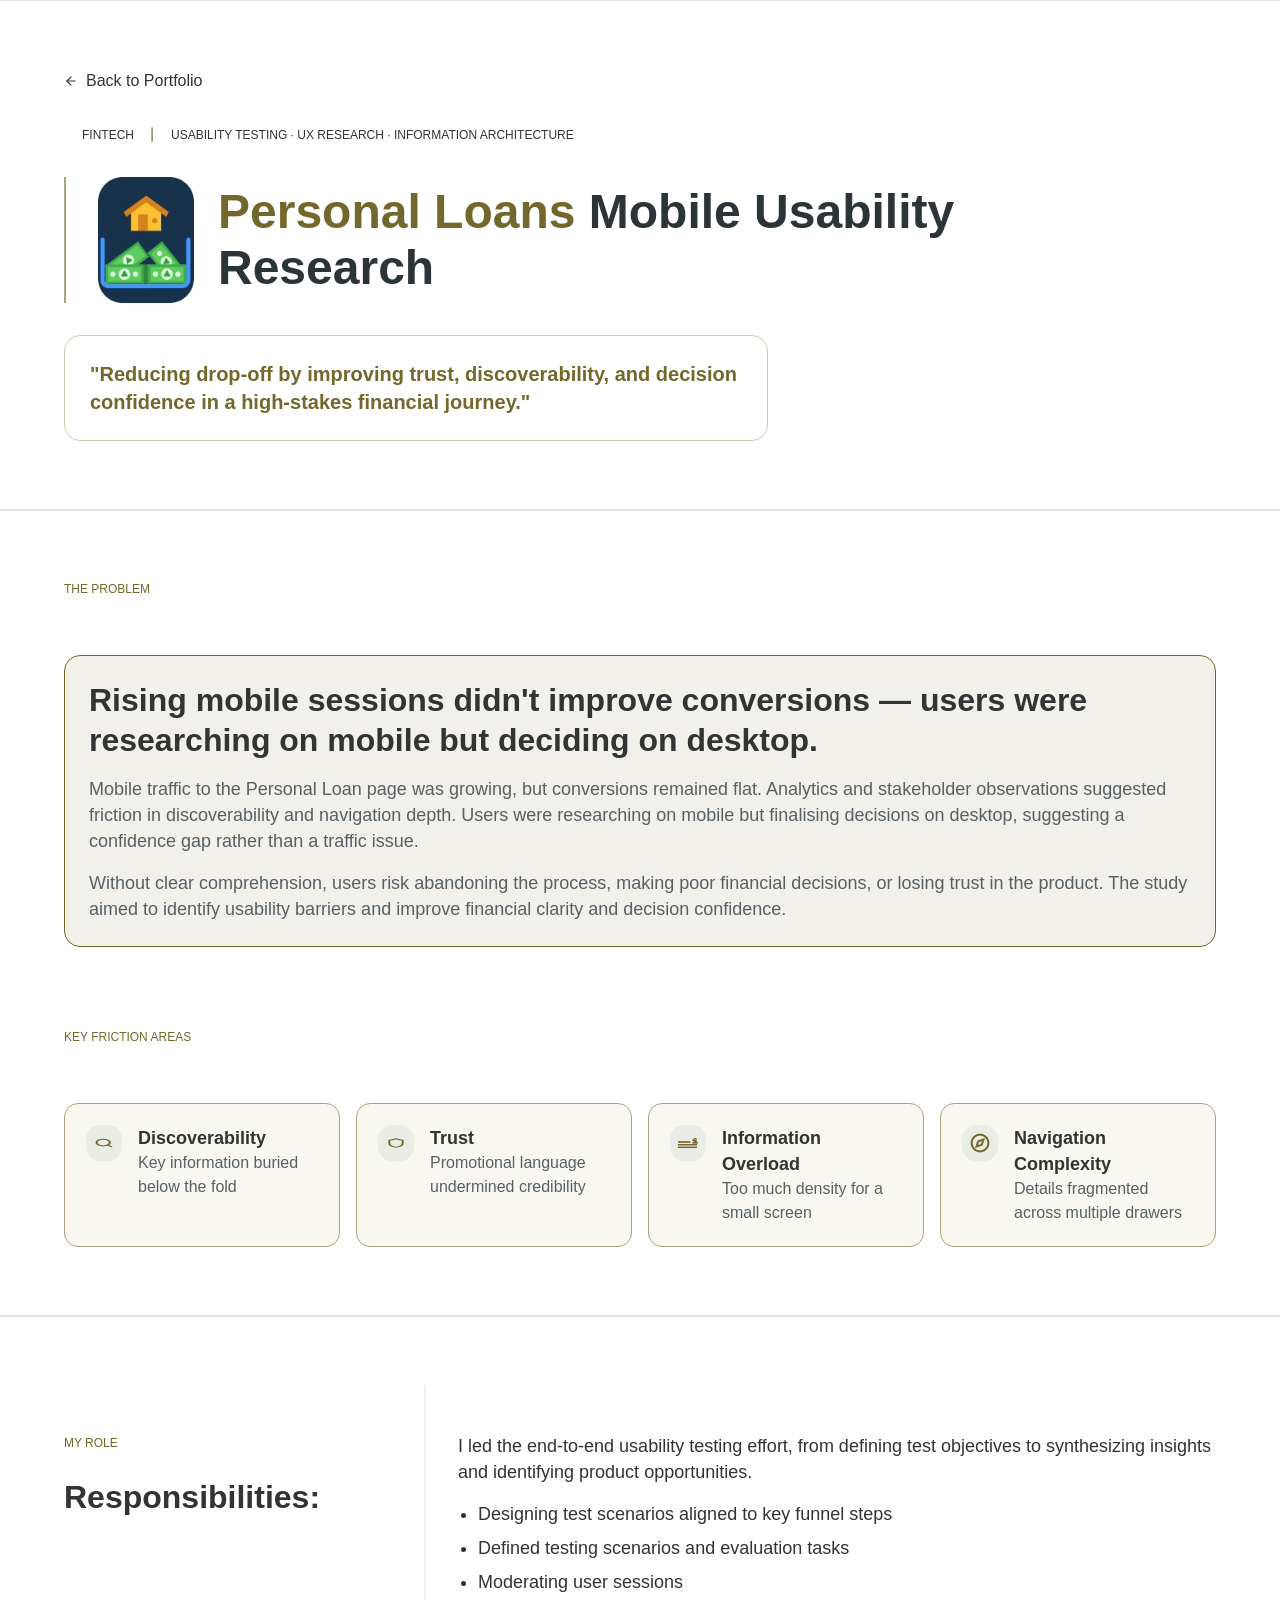
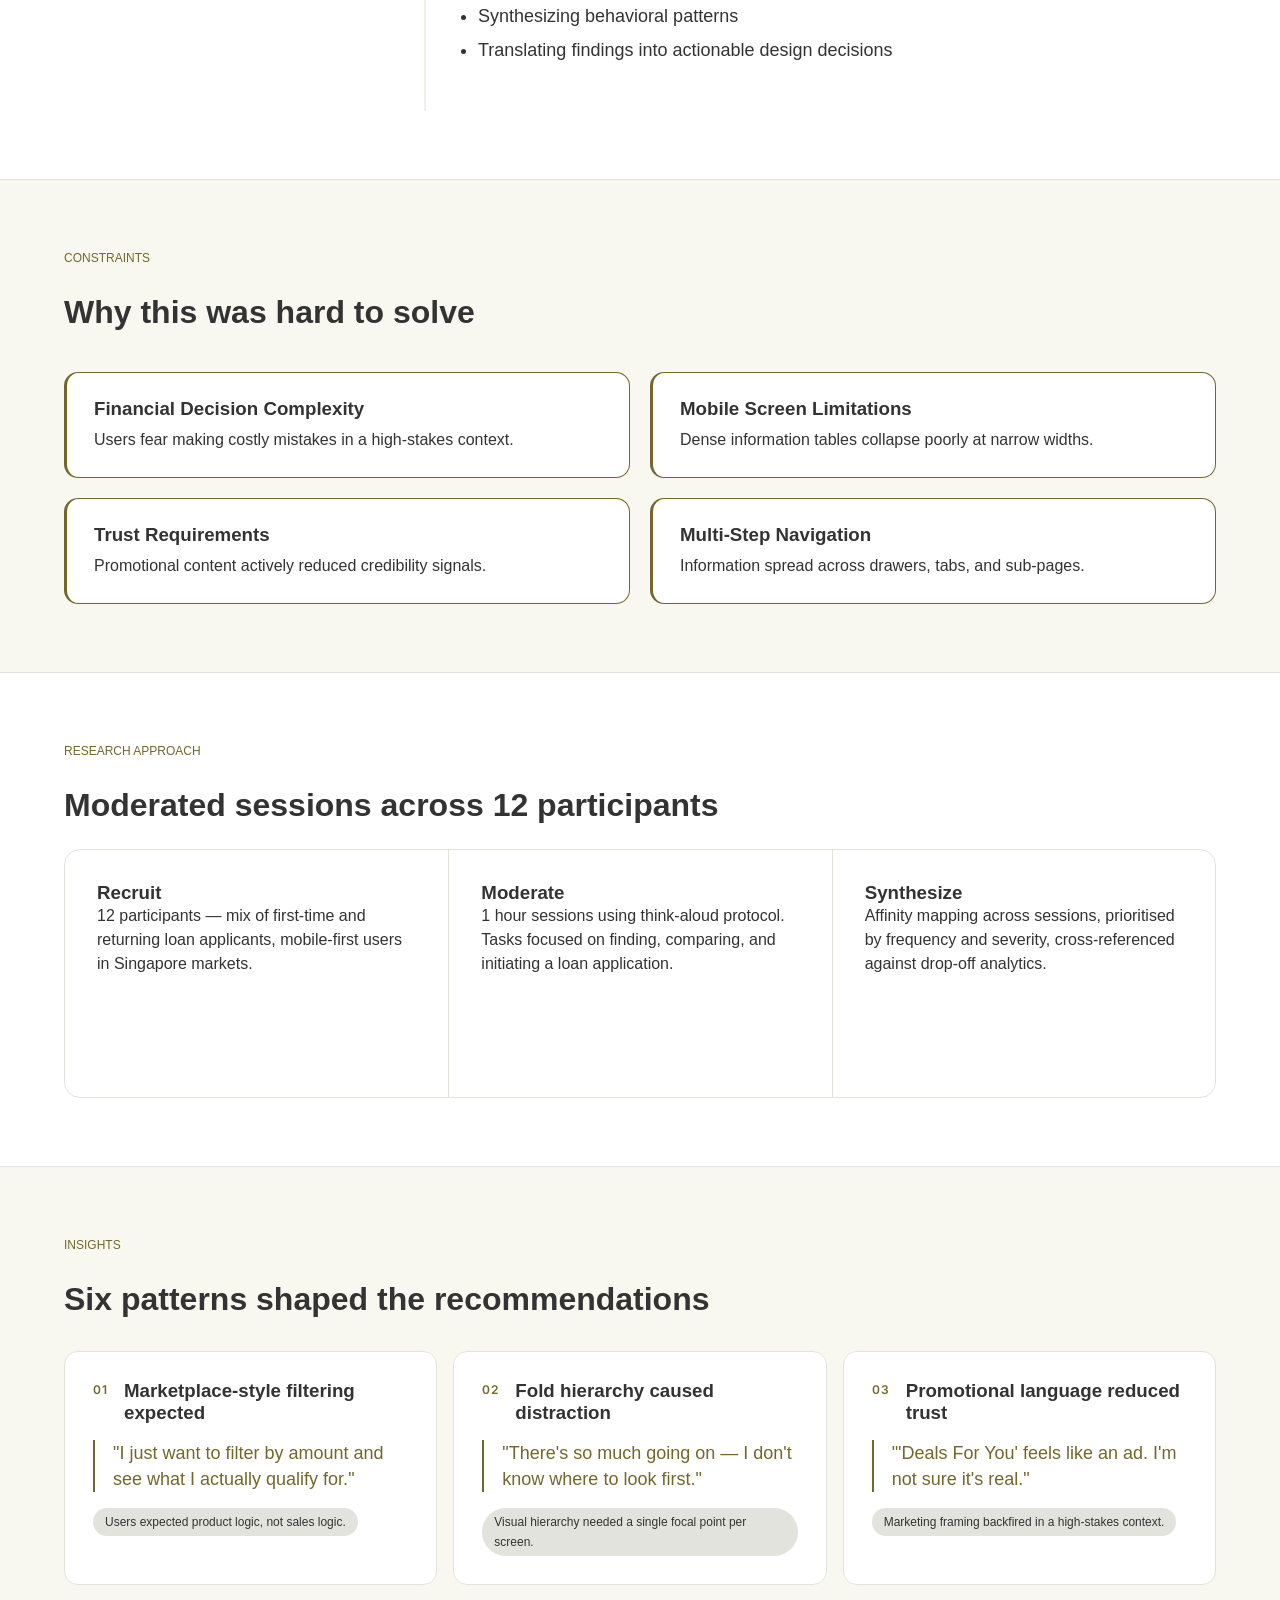
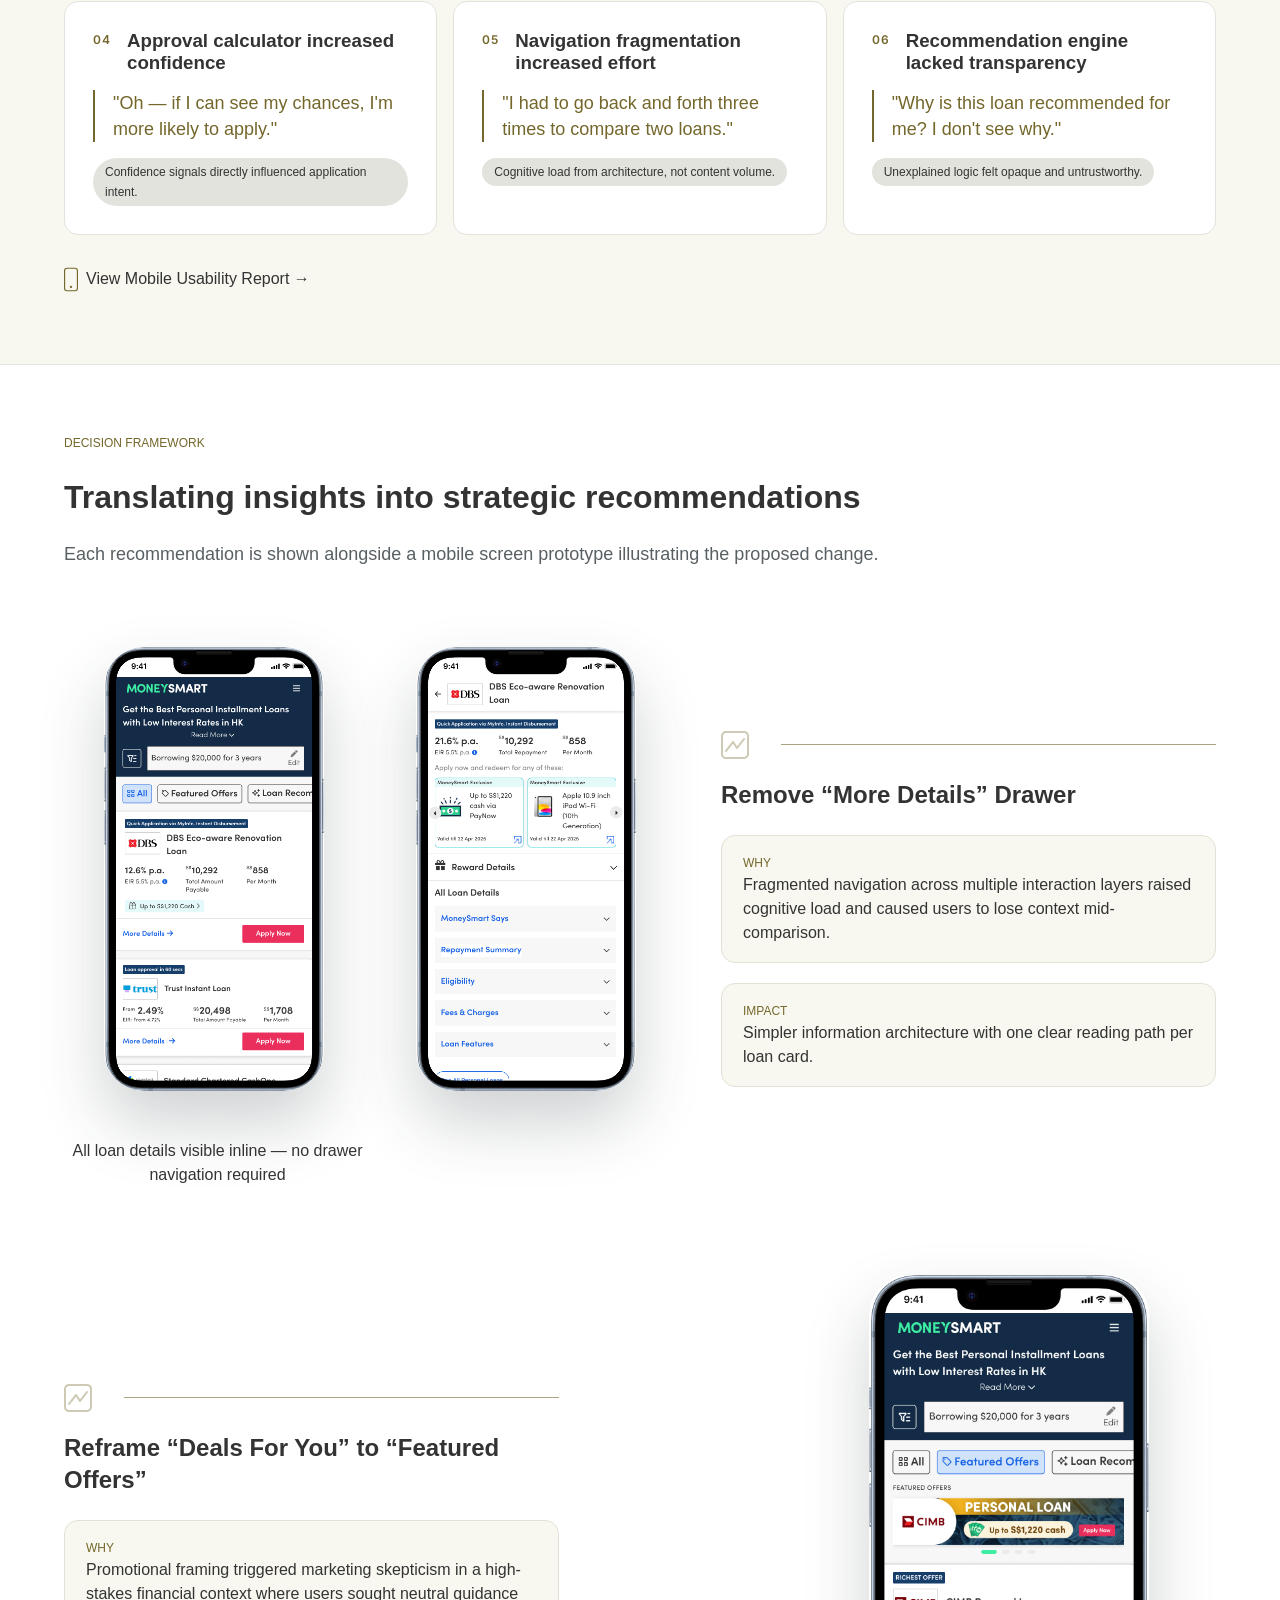
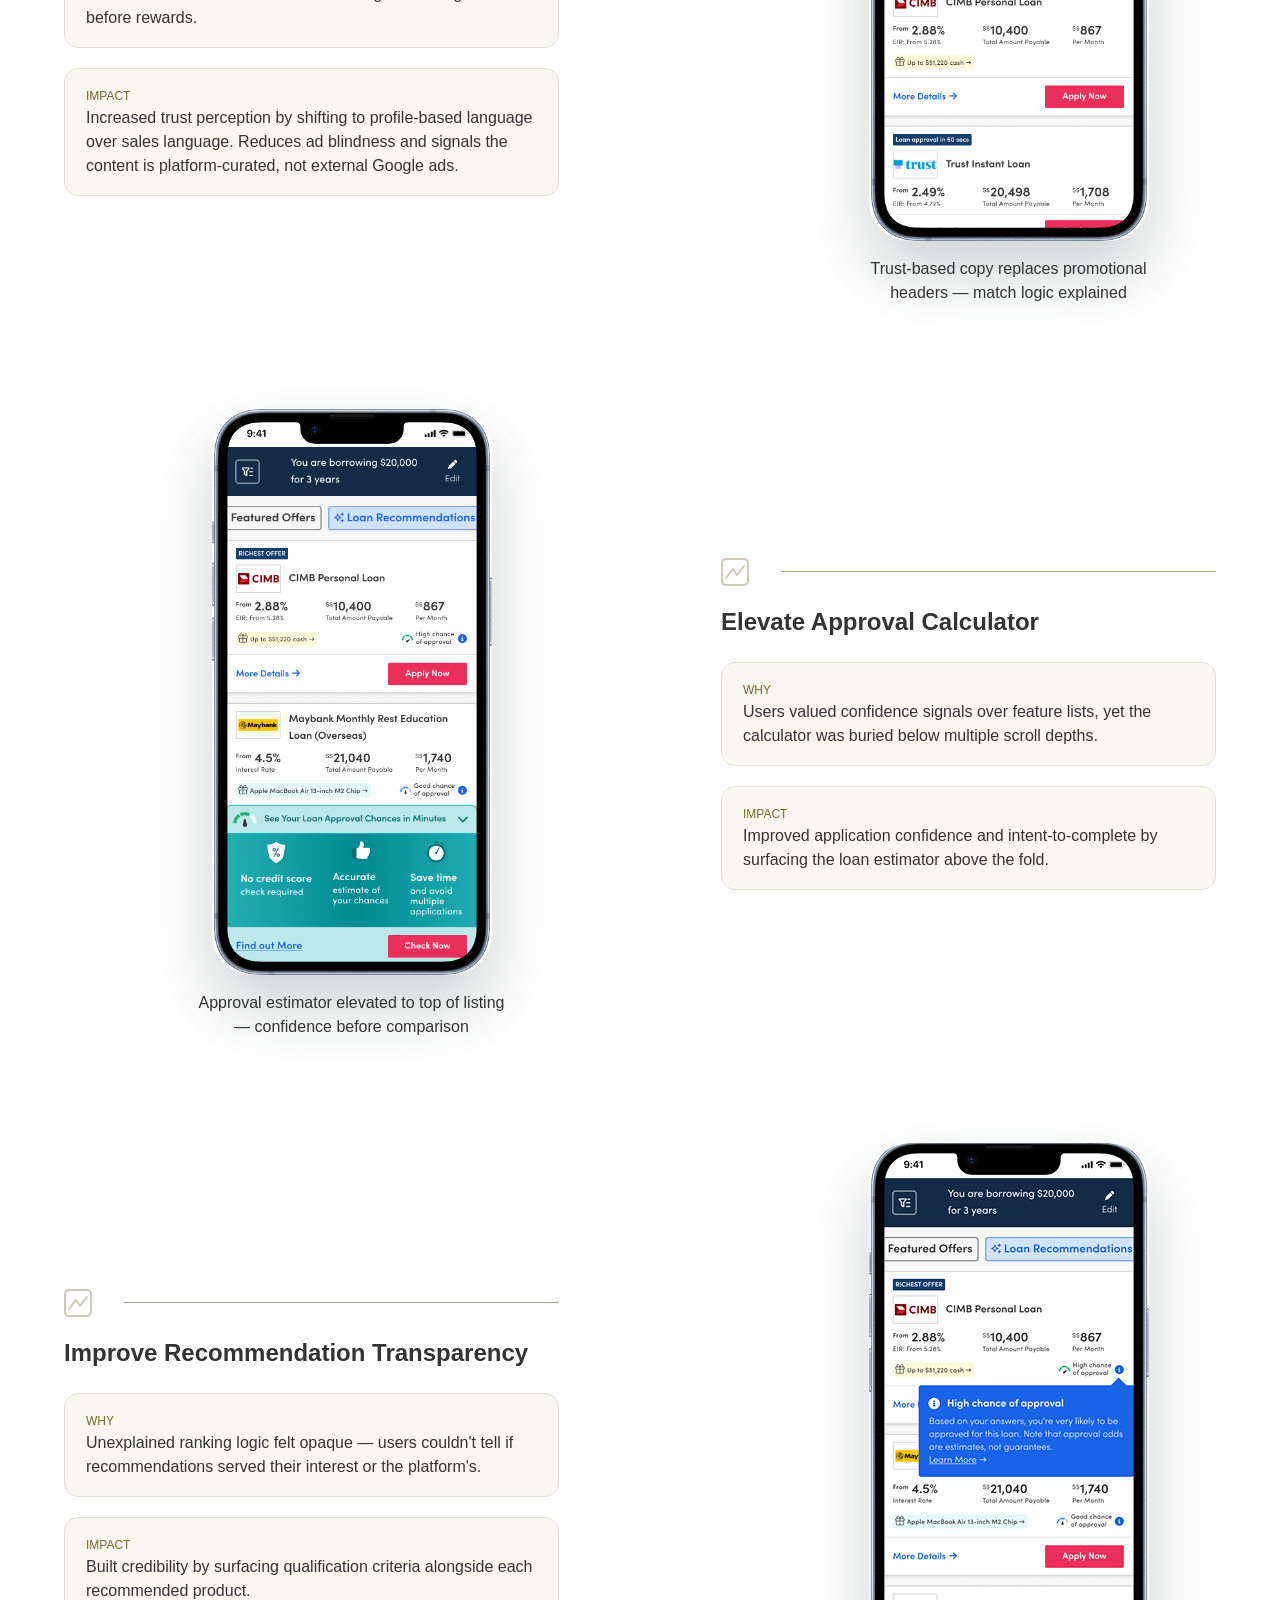
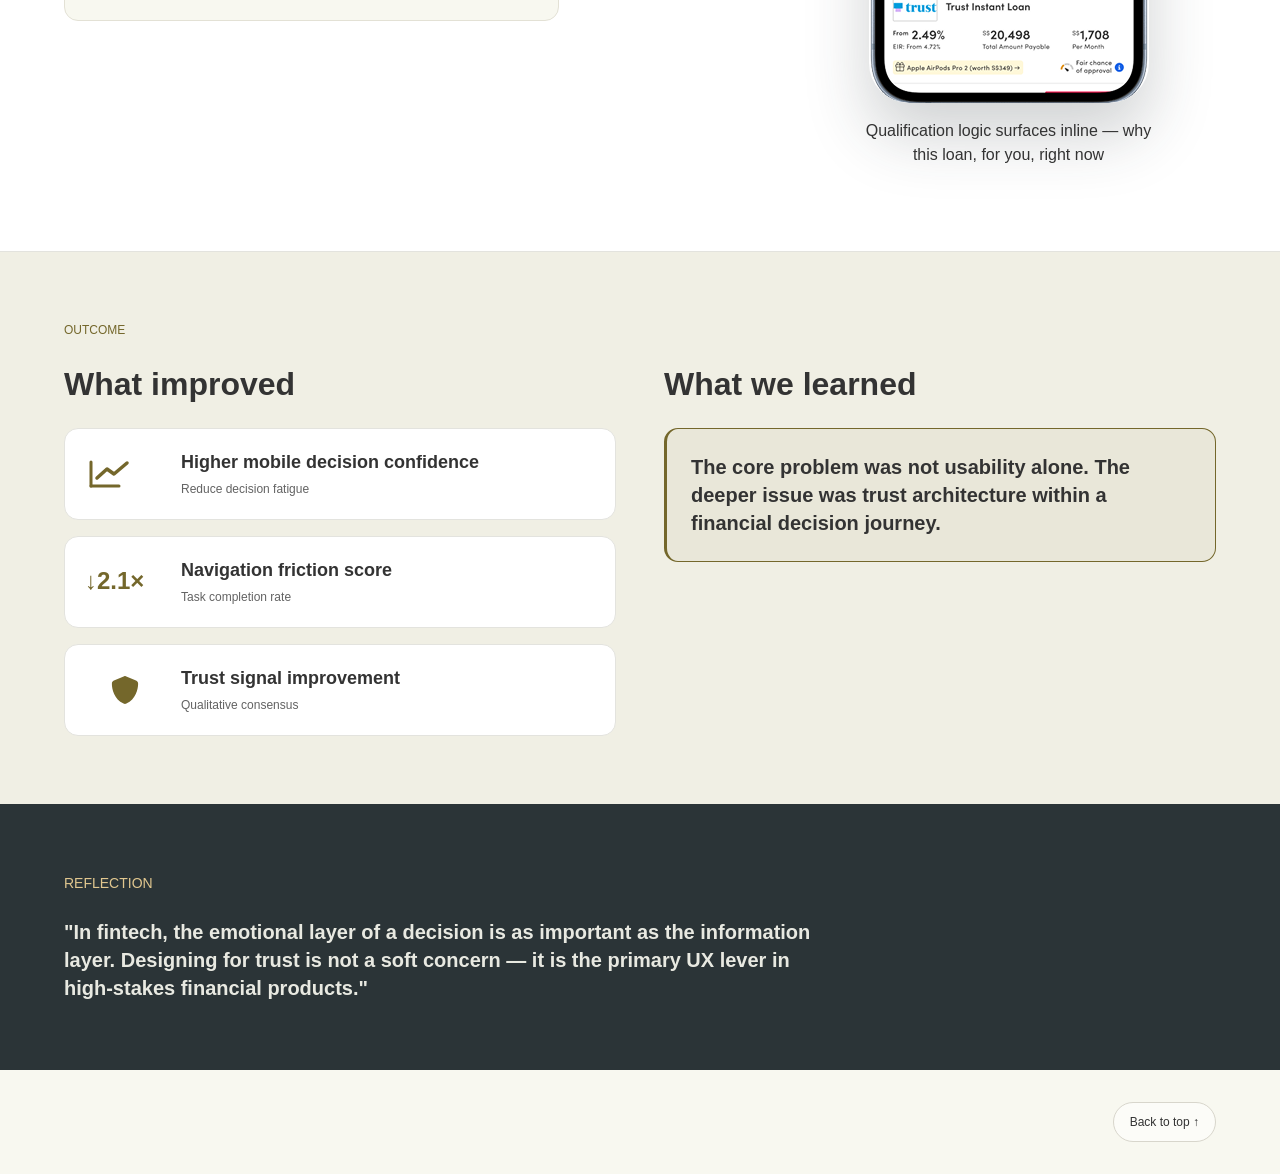
<file: mobile-usability-research.html>
<!DOCTYPE html>
<html lang="en">
<head>
  <meta charset="utf-8" />
  <meta name="viewport" content="width=device-width, initial-scale=1" />
  <title>Personal Loan Mobile Usability Research</title>
  <meta
    name="description"
    content="Case study on improving trust, discoverability, and decision confidence in a mobile personal loan journey through moderated usability research."
  />
  <link rel="preconnect" href="https://fonts.googleapis.com" />
  <link rel="preconnect" href="https://fonts.gstatic.com" crossorigin />
  <link rel="icon" href="./favicon.ico" sizes="any" />
  <link rel="icon" type="image/png" sizes="32x32" href="./figma-assets/favicon/favicon-32.png" />
  <link rel="apple-touch-icon" sizes="180x180" href="./figma-assets/favicon/favicon-180.png" />
  <link
    href="https://fonts.googleapis.com/css2?family=Google+Sans+Flex:opsz,wght@8..144,100..1000&family=Inter:wght@400;500;600&display=swap"
    rel="stylesheet"
  />
  <link rel="stylesheet" href="./styles/tokens.css?v=20260706-pages-cache-bust" />
  <link rel="stylesheet" href="./styles/case-study-typography.css?v=20260706-pages-cache-bust" />
  <link rel="stylesheet" href="./styles/case-study-components.css?v=20260714-approval-score" />
  <style>
    .cs-hero-grid {
      display: flex;
      flex-direction: column;
      gap: 32px;
    }

    .cs-back-link {
      margin-bottom: 0;
    }

    .cs-meta {
      display: flex;
      flex-direction: column;
      gap: var(--cs-space-8);
      margin-bottom: 0;
    }

    .cs-title-block {
      display: flex;
      align-items: center;
      gap: 24px;
      border-left: 2px solid var(--cs-color-border-strong);
      padding-left: 32px;
    }

    .cs-title-block__art {
      width: 96px;
      flex: 0 0 96px;
      padding-top: 0;
    }

    .cs-title-block__art img {
      width: 96px;
    }

    .cs-title {
      max-width: 884px;
    }

    .cs-value-statement {
      width: 100%;
      max-width: 704px;
      margin-top: 0;
      padding: 24px 25px;
    }

    @media (max-width: 767px) {
      .cs-hero-grid {
        gap: 20px;
      }

      .cs-back-link {
        margin-bottom: var(--cs-space-24);
      }

      .cs-meta {
        gap: var(--cs-space-4);
        margin-bottom: 8px;
      }

      .cs-title-block {
        flex-direction: column;
        gap: 14px;
        align-items: start;
        border-left: 0;
        padding-left: 0;
      }

      .cs-title-block__art {
        width: 56px;
        flex-basis: 56px;
      }

      .cs-title-block__art img {
        width: 56px;
      }

      .cs-title {
        max-width: none;
      }

      .cs-value-statement {
        padding: 18px;
      }
    }

    @media (min-width: 768px) {
      .cs-meta {
        flex-direction: row;
        gap: 0;
        padding-inline: 18px;
      }

      .cs-meta p + p {
        position: relative;
        padding-left: 37px;
      }

      .cs-meta p + p::before {
        content: "|";
        position: absolute;
        left: 16px;
        color: var(--cs-color-primary);
        font-family: var(--cs-font-caption);
        font-size: 12px;
        font-weight: var(--cs-weight-medium);
        line-height: 20px;
      }
    }
  </style>
</head>
<body class="case-study-page">
  <main id="top" class="cs-page">
    <section class="cs-section cs-section--surface">
      <div class="cs-shell cs-hero-grid">
        <a class="cs-back-link cs-type-body" href="./index.html#projects">
          <img class="cs-back-link__icon" src="./figma-assets/pl-back-icon.svg" alt="" />
          <span>Back to Portfolio</span>
        </a>

        <div class="cs-meta">
          <p class="cs-type-caption-medium">Fintech</p>
          <p class="cs-type-caption-medium">Usability Testing · UX Research · Information Architecture</p>
        </div>

        <header class="cs-title-block">
          <div class="cs-title-block__art">
            <img src="./figma-assets/pl-hero-loans.png" alt="" />
          </div>
          <h1 class="cs-title cs-type-display">
            <span class="cs-title__accent">Personal Loans</span> Mobile Usability Research
          </h1>
        </header>

        <aside class="cs-value-statement">
          <p class="cs-type-h4">
            "Reducing drop-off by improving trust, discoverability, and decision confidence in a high-stakes financial
            journey."
          </p>
        </aside>
      </div>
    </section>

    <section class="cs-section cs-section--surface">
      <div class="cs-shell cs-problem-grid">
        <p class="cs-section-label cs-type-caption-medium">The Problem</p>

        <article class="cs-problem-card">
          <h2 class="cs-type-h2">
            Rising mobile sessions didn't improve conversions — users were researching on mobile but deciding on
            desktop.
          </h2>
          <div class="cs-problem-card__body cs-type-body-lg">
            <p>
              Mobile traffic to the Personal Loan page was growing, but conversions remained flat. Analytics and
              stakeholder observations suggested friction in discoverability and navigation depth. Users were
              researching on mobile but finalising decisions on desktop, suggesting a confidence gap rather than a
              traffic issue.
            </p>
            <p>
              Without clear comprehension, users risk abandoning the process, making poor financial decisions, or
              losing trust in the product. The study aimed to identify usability barriers and improve financial clarity
              and decision confidence.
            </p>
          </div>
        </article>

        <p class="cs-subsection-label cs-type-caption-medium">Key Friction Areas</p>
        <div class="cs-friction-list">
          <article class="cs-friction-card">
            <div class="cs-friction-card__icon-wrap">
              <img class="cs-friction-card__icon" src="./figma-assets/pl-friction-search.svg" alt="" />
            </div>
            <div>
              <h3 class="cs-type-body-lg-semibold">Discoverability</h3>
              <p class="cs-friction-card__copy cs-type-body">Key information buried below the fold</p>
            </div>
          </article>

          <article class="cs-friction-card">
            <div class="cs-friction-card__icon-wrap">
              <img class="cs-friction-card__icon" src="./figma-assets/pl-friction-shield.svg" alt="" />
            </div>
            <div>
              <h3 class="cs-type-body-lg-semibold">Trust</h3>
              <p class="cs-friction-card__copy cs-type-body">Promotional language undermined credibility</p>
            </div>
          </article>

          <article class="cs-friction-card">
            <div class="cs-friction-card__icon-wrap">
              <img class="cs-friction-card__icon" src="./figma-assets/pl-friction-info.svg" alt="" />
            </div>
            <div>
              <h3 class="cs-type-body-lg-semibold">Information Overload</h3>
              <p class="cs-friction-card__copy cs-type-body">Too much density for a small screen</p>
            </div>
          </article>

          <article class="cs-friction-card">
            <div class="cs-friction-card__icon-wrap">
              <img class="cs-friction-card__icon" src="./figma-assets/pl-friction-compass.png" alt="" />
            </div>
            <div>
              <h3 class="cs-type-body-lg-semibold">Navigation Complexity</h3>
              <p class="cs-friction-card__copy cs-type-body">Details fragmented across multiple drawers</p>
            </div>
          </article>
        </div>
      </div>
    </section>

    <section class="cs-section cs-section--surface">
      <div class="cs-shell">
        <div class="cs-role-body">
          <div class="cs-role-heading">
            <p class="cs-section-label cs-type-caption-medium">My Role</p>
            <h2 class="cs-role-title cs-type-h2">Responsibilities:</h2>
          </div>
          <div class="cs-role-rule" aria-hidden="true"></div>
          <div class="cs-role-copy cs-type-body-lg">
            <p>
              I led the end-to-end usability testing effort, from defining test objectives to synthesizing insights
              and identifying product opportunities.
            </p>
            <ul>
              <li>Designing test scenarios aligned to key funnel steps</li>
              <li>Defined testing scenarios and evaluation tasks</li>
              <li>Moderating user sessions</li>
              <li>Synthesizing behavioral patterns</li>
              <li>Translating findings into actionable design decisions</li>
            </ul>
          </div>
        </div>
      </div>
    </section>

    <section class="cs-section cs-section--page">
      <div class="cs-shell">
        <p class="cs-section-label cs-type-caption-medium">Constraints</p>
        <h2 class="cs-constraints-intro cs-type-h2">Why this was hard to solve</h2>
        <div class="cs-constraints-grid">
          <article class="cs-constraint-card">
            <h3 class="cs-type-h6">Financial Decision Complexity</h3>
            <p class="cs-type-body">Users fear making costly mistakes in a high-stakes context.</p>
          </article>
          <article class="cs-constraint-card">
            <h3 class="cs-type-h6">Mobile Screen Limitations</h3>
            <p class="cs-type-body">Dense information tables collapse poorly at narrow widths.</p>
          </article>
          <article class="cs-constraint-card">
            <h3 class="cs-type-h6">Trust Requirements</h3>
            <p class="cs-type-body">Promotional content actively reduced credibility signals.</p>
          </article>
          <article class="cs-constraint-card">
            <h3 class="cs-type-h6">Multi-Step Navigation</h3>
            <p class="cs-type-body">Information spread across drawers, tabs, and sub-pages.</p>
          </article>
        </div>
      </div>
    </section>

    <section class="cs-section cs-section--surface">
      <div class="cs-shell">
        <p class="cs-section-label cs-type-caption-medium">Research Approach</p>
        <h2 class="cs-approach-intro cs-type-h2">Moderated sessions across 12 participants</h2>
        <div class="cs-approach-panel">
          <div class="cs-approach-steps">
            <article class="cs-approach-step">
              <h3 class="cs-type-h5">Recruit</h3>
              <p class="cs-type-body">
                12 participants — mix of first-time and returning loan applicants, mobile-first users in Singapore
                markets.
              </p>
            </article>
            <article class="cs-approach-step">
              <h3 class="cs-type-h5">Moderate</h3>
              <p class="cs-type-body">
                1 hour sessions using think-aloud protocol. Tasks focused on finding, comparing, and initiating a loan
                application.
              </p>
            </article>
            <article class="cs-approach-step">
              <h3 class="cs-type-h5">Synthesize</h3>
              <p class="cs-type-body">
                Affinity mapping across sessions, prioritised by frequency and severity, cross-referenced against
                drop-off analytics.
              </p>
            </article>
          </div>
        </div>
      </div>
    </section>

    <section class="cs-section cs-section--page">
      <div class="cs-shell">
        <p class="cs-section-label cs-type-caption-medium">Insights</p>
        <h2 class="cs-pattern-intro cs-type-h2">Six patterns shaped the recommendations</h2>
        <div class="cs-pattern-grid">
          <article class="cs-pattern-card">
            <div class="cs-pattern-card__header">
              <p class="cs-pattern-card__count cs-type-caption-semibold">01</p>
              <h3 class="cs-pattern-card__title cs-type-h5">Marketplace-style filtering expected</h3>
            </div>
            <div class="cs-pattern-card__quote">
              <p class="cs-pattern-card__quote-text cs-type-body-lg">
                "I just want to filter by amount and see what I actually qualify for."
              </p>
            </div>
            <p class="cs-pattern-card__takeaway cs-type-caption-medium">Users expected product logic, not sales logic.</p>
          </article>
          <article class="cs-pattern-card">
            <div class="cs-pattern-card__header">
              <p class="cs-pattern-card__count cs-type-caption-semibold">02</p>
              <h3 class="cs-pattern-card__title cs-type-h5">Fold hierarchy caused distraction</h3>
            </div>
            <div class="cs-pattern-card__quote">
              <p class="cs-pattern-card__quote-text cs-type-body-lg">
                "There's so much going on — I don't know where to look first."
              </p>
            </div>
            <p class="cs-pattern-card__takeaway cs-type-caption-medium">Visual hierarchy needed a single focal point per screen.</p>
          </article>
          <article class="cs-pattern-card">
            <div class="cs-pattern-card__header">
              <p class="cs-pattern-card__count cs-type-caption-semibold">03</p>
              <h3 class="cs-pattern-card__title cs-type-h5">Promotional language reduced trust</h3>
            </div>
            <div class="cs-pattern-card__quote">
              <p class="cs-pattern-card__quote-text cs-type-body-lg">
                "'Deals For You' feels like an ad. I'm not sure it's real."
              </p>
            </div>
            <p class="cs-pattern-card__takeaway cs-type-caption-medium">Marketing framing backfired in a high-stakes context.</p>
          </article>
          <article class="cs-pattern-card">
            <div class="cs-pattern-card__header">
              <p class="cs-pattern-card__count cs-type-caption-semibold">04</p>
              <h3 class="cs-pattern-card__title cs-type-h5">Approval calculator increased confidence</h3>
            </div>
            <div class="cs-pattern-card__quote">
              <p class="cs-pattern-card__quote-text cs-type-body-lg">
                "Oh — if I can see my chances, I'm more likely to apply."
              </p>
            </div>
            <p class="cs-pattern-card__takeaway cs-type-caption-medium">Confidence signals directly influenced application intent.</p>
          </article>
          <article class="cs-pattern-card">
            <div class="cs-pattern-card__header">
              <p class="cs-pattern-card__count cs-type-caption-semibold">05</p>
              <h3 class="cs-pattern-card__title cs-type-h5">Navigation fragmentation increased effort</h3>
            </div>
            <div class="cs-pattern-card__quote">
              <p class="cs-pattern-card__quote-text cs-type-body-lg">
                "I had to go back and forth three times to compare two loans."
              </p>
            </div>
            <p class="cs-pattern-card__takeaway cs-type-caption-medium">Cognitive load from architecture, not content volume.</p>
          </article>
          <article class="cs-pattern-card">
            <div class="cs-pattern-card__header">
              <p class="cs-pattern-card__count cs-type-caption-semibold">06</p>
              <h3 class="cs-pattern-card__title cs-type-h5">Recommendation engine lacked transparency</h3>
            </div>
            <div class="cs-pattern-card__quote">
              <p class="cs-pattern-card__quote-text cs-type-body-lg">
                "Why is this loan recommended for me? I don't see why."
              </p>
            </div>
            <p class="cs-pattern-card__takeaway cs-type-caption-medium">Unexplained logic felt opaque and untrustworthy.</p>
          </article>
        </div>

        <a class="cs-link-row cs-type-body" href="https://shorturl.at/sef9M" target="_blank" rel="noopener noreferrer">
          <img class="cs-link-row__icon" src="./figma-assets/pl-mobile-report-icon.svg" alt="" />
          <span>View Mobile Usability Report →</span>
        </a>
      </div>
    </section>

    <section class="cs-section cs-section--surface">
      <div class="cs-shell">
        <p class="cs-section-label cs-type-caption-medium">Decision Framework</p>
        <h2 class="cs-framework-heading cs-type-h2">Translating insights into strategic recommendations</h2>
        <p class="cs-framework-intro cs-type-body-lg">
          Each recommendation is shown alongside a mobile screen prototype illustrating the proposed change.
        </p>

        <div class="cs-framework-grid">
          <article class="cs-framework-item cs-framework-item--carousel cs-framework-item--visual-first">
            <div>
              <div class="cs-framework-rule">
                <img class="cs-framework-rule__icon" src="./figma-assets/pl-insights-icon.svg" alt="" />
                <span class="cs-framework-rule__line" aria-hidden="true"></span>
              </div>
              <h3 class="cs-framework-title cs-type-h4">Remove “More Details” Drawer</h3>
              <div class="cs-meta-cards">
                <div class="cs-meta-card">
                  <p class="cs-meta-card__label cs-type-caption-medium">Why</p>
                  <p class="cs-type-body">
                    Fragmented navigation across multiple interaction layers raised cognitive load and caused users to
                    lose context mid-comparison.
                  </p>
                </div>
                <div class="cs-meta-card">
                  <p class="cs-meta-card__label cs-type-caption-medium">Impact</p>
                  <p class="cs-type-body">
                    Simpler information architecture with one clear reading path per loan card.
                  </p>
                </div>
              </div>
            </div>

            <div class="cs-phone-carousel" data-carousel>
              <div class="cs-phone-carousel__viewport">
                <div class="cs-phone-carousel__track" data-carousel-track>
                  <figure class="cs-phone-carousel__item" data-carousel-item>
                    <img
                      src="./figma-assets/pl-inline-details-phone-a.png"
                      alt="Loan listing with inline details visible without using drawers"
                    />
                  </figure>
                  <figure class="cs-phone-carousel__item" data-carousel-item>
                    <img
                      src="./figma-assets/pl-inline-details-phone-b.png"
                      alt="Second loan detail state showing continued inline information"
                    />
                  </figure>
                </div>
              </div>
              <div class="cs-phone-carousel__dots" aria-label="Inline details screens">
                <button class="cs-phone-carousel__dot is-active" type="button" data-carousel-dot="0" aria-pressed="true" aria-label="View first screen"></button>
                <button class="cs-phone-carousel__dot" type="button" data-carousel-dot="1" aria-pressed="false" aria-label="View second screen"></button>
              </div>
              <p class="cs-phone-carousel__caption cs-type-body">
                All loan details visible inline — no drawer navigation required
              </p>
            </div>
          </article>

          <article class="cs-framework-item">
            <div>
              <div class="cs-framework-rule">
                <img class="cs-framework-rule__icon" src="./figma-assets/pl-insights-icon.svg" alt="" />
                <span class="cs-framework-rule__line" aria-hidden="true"></span>
              </div>
              <h3 class="cs-framework-title cs-type-h4">Reframe “Deals For You” to “Featured Offers”</h3>
              <div class="cs-meta-cards">
                <div class="cs-meta-card">
                  <p class="cs-meta-card__label cs-type-caption-medium">Why</p>
                  <p class="cs-type-body">
                    Promotional framing triggered marketing skepticism in a high-stakes financial context where users
                    sought neutral guidance before rewards.
                  </p>
                </div>
                <div class="cs-meta-card">
                  <p class="cs-meta-card__label cs-type-caption-medium">Impact</p>
                  <p class="cs-type-body">
                    Increased trust perception by shifting to profile-based language over sales language. Reduces ad
                    blindness and signals the content is platform-curated, not external Google ads.
                  </p>
                </div>
              </div>
            </div>

            <figure class="cs-phone-figure">
              <div class="cs-phone-figure__frame">
                <img
                  src="./figma-assets/pl-featured-offers-phone.png"
                  alt="Featured offers view replacing the original promotional deals framing"
                />
              </div>
              <figcaption class="cs-phone-figure__caption cs-type-body">
                Trust-based copy replaces promotional headers — match logic explained
              </figcaption>
            </figure>
          </article>

          <article class="cs-framework-item cs-framework-item--visual-first">
            <div>
              <div class="cs-framework-rule">
                <img class="cs-framework-rule__icon" src="./figma-assets/pl-insights-icon.svg" alt="" />
                <span class="cs-framework-rule__line" aria-hidden="true"></span>
              </div>
              <h3 class="cs-framework-title cs-type-h4">Elevate Approval Calculator</h3>
              <div class="cs-meta-cards">
                <div class="cs-meta-card">
                  <p class="cs-meta-card__label cs-type-caption-medium">Why</p>
                  <p class="cs-type-body">
                    Users valued confidence signals over feature lists, yet the calculator was buried below multiple
                    scroll depths.
                  </p>
                </div>
                <div class="cs-meta-card">
                  <p class="cs-meta-card__label cs-type-caption-medium">Impact</p>
                  <p class="cs-type-body">
                    Improved application confidence and intent-to-complete by surfacing the loan estimator above the
                    fold.
                  </p>
                </div>
              </div>
            </div>

            <figure class="cs-phone-figure">
              <div class="cs-phone-figure__frame">
                <img
                  src="./figma-assets/pl-approval-estimator-phone.png"
                  alt="Approval estimator elevated near the top of the listing experience"
                />
              </div>
              <figcaption class="cs-phone-figure__caption cs-type-body">
                Approval estimator elevated to top of listing — confidence before comparison
              </figcaption>
            </figure>
          </article>

          <article class="cs-framework-item">
            <div>
              <div class="cs-framework-rule">
                <img class="cs-framework-rule__icon" src="./figma-assets/pl-insights-icon.svg" alt="" />
                <span class="cs-framework-rule__line" aria-hidden="true"></span>
              </div>
              <h3 class="cs-framework-title cs-type-h4">Improve Recommendation Transparency</h3>
              <div class="cs-meta-cards">
                <div class="cs-meta-card">
                  <p class="cs-meta-card__label cs-type-caption-medium">Why</p>
                  <p class="cs-type-body">
                    Unexplained ranking logic felt opaque — users couldn't tell if recommendations served their
                    interest or the platform's.
                  </p>
                </div>
                <div class="cs-meta-card">
                  <p class="cs-meta-card__label cs-type-caption-medium">Impact</p>
                  <p class="cs-type-body">
                    Built credibility by surfacing qualification criteria alongside each recommended product.
                  </p>
                </div>
              </div>
            </div>

            <figure class="cs-phone-figure">
              <div class="cs-phone-figure__frame">
                <img
                  src="./figma-assets/approval-score.png"
                  alt="Loan listing showing qualification logic surfaced inline for each recommendation"
                />
              </div>
              <figcaption class="cs-phone-figure__caption cs-type-body">
                Qualification logic surfaces inline — why this loan, for you, right now
              </figcaption>
            </figure>
          </article>
        </div>
      </div>
    </section>

    <section class="cs-section cs-section--muted">
      <div class="cs-shell">
        <p class="cs-section-label cs-type-caption-medium">Outcome</p>
        <div class="cs-outcome-grid">
          <div class="cs-outcome-column">
            <h3 class="cs-type-h2">What improved</h3>
            <div class="cs-stat-list">
              <article class="cs-stat-item">
                <div class="cs-stat-item__icon" aria-hidden="true">
                  <svg viewBox="0 0 80 28" role="img" aria-hidden="true" focusable="false">
                    <path
                      d="M6 26V2"
                      fill="none"
                      stroke="currentColor"
                      stroke-linecap="round"
                      stroke-width="3"
                    ></path>
                    <path
                      d="M6 26H34"
                      fill="none"
                      stroke="currentColor"
                      stroke-linecap="round"
                      stroke-width="3"
                    ></path>
                    <path
                      d="M12 18L22 9L29 14L42 3"
                      fill="none"
                      stroke="currentColor"
                      stroke-linecap="round"
                      stroke-linejoin="round"
                      stroke-width="3.5"
                    ></path>
                  </svg>
                </div>
                <div class="cs-stat-item__copy">
                  <p class="cs-stat-item__label cs-type-body-lg-semibold">Higher mobile decision confidence</p>
                  <p class="cs-stat-item__meta cs-type-caption-medium">Reduce decision fatigue</p>
                </div>
              </article>

              <article class="cs-stat-item">
                <div class="cs-stat-item__icon cs-stat-item__icon--metric">↓2.1×</div>
                <div class="cs-stat-item__copy">
                  <p class="cs-stat-item__label cs-type-body-lg-semibold">Navigation friction score</p>
                  <p class="cs-stat-item__meta cs-type-caption-medium">Task completion rate</p>
                </div>
              </article>

              <article class="cs-stat-item">
                <div class="cs-stat-item__icon" aria-hidden="true">
                  <svg viewBox="0 0 30 32" role="img" aria-hidden="true" focusable="false">
                    <path
                      d="M15.0026 0C15.2526 0 15.5651 0.0625 15.8151 0.1875L27.5651 5.1875C28.9401 5.8125 30.0026 7.125 30.0026 8.75C29.9401 15 27.3776 26.3125 16.6276 31.5C15.5651 32 14.3776 32 13.3151 31.5C2.56512 26.3125 0.00262185 15 0.00262185 8.75C-0.0598782 7.125 1.00262 5.8125 2.37762 5.1875L14.1276 0.1875C14.3776 0.0625 14.6901 0 15.0026 0Z"
                      fill="currentColor"
                    ></path>
                  </svg>
                </div>
                <div class="cs-stat-item__copy">
                  <p class="cs-stat-item__label cs-type-body-lg-semibold">Trust signal improvement</p>
                  <p class="cs-stat-item__meta cs-type-caption-medium">Qualitative consensus</p>
                </div>
              </article>
            </div>
          </div>

          <div class="cs-outcome-column">
            <h3 class="cs-type-h2">What we learned</h3>
            <article class="cs-learning-callout">
              <p class="cs-type-h4">
                The core problem was not usability alone. The deeper issue was trust architecture within a financial
                decision journey.
              </p>
            </article>
          </div>
        </div>
      </div>
    </section>

    <section class="cs-section cs-section--reflection">
      <div class="cs-shell">
        <p class="cs-section-label cs-type-caption-medium">Reflection</p>
        <blockquote class="cs-reflection-quote cs-type-h4">
          "In fintech, the emotional layer of a decision is as important as the information layer. Designing for trust
          is not a soft concern — it is the primary UX lever in high-stakes financial products."
        </blockquote>
      </div>
    </section>

    <div class="cs-section cs-section--page" style="padding-top: 32px; padding-bottom: 32px;">
      <div class="cs-shell cs-home-back-to-top-shell">
        <a href="#top" class="cs-home-back-to-top">
          Back to top ↑
        </a>
      </div>
    </div>
  </main>

  <script>
    (() => {
      const carousels = document.querySelectorAll("[data-carousel]");

      carousels.forEach((carousel) => {
        const track = carousel.querySelector("[data-carousel-track]");
        const items = Array.from(carousel.querySelectorAll("[data-carousel-item]"));
        const dots = Array.from(carousel.querySelectorAll("[data-carousel-dot]"));

        if (!track || items.length < 2 || dots.length !== items.length) return;

        const setActive = (index) => {
          dots.forEach((dot, dotIndex) => {
            const active = dotIndex === index;
            dot.classList.toggle("is-active", active);
            dot.setAttribute("aria-pressed", String(active));
          });
        };

        const getActiveIndex = () => {
          const trackRect = track.getBoundingClientRect();
          const trackCenter = trackRect.left + trackRect.width / 2;

          let activeIndex = 0;
          let closestDistance = Infinity;

          items.forEach((item, index) => {
            const rect = item.getBoundingClientRect();
            const itemCenter = rect.left + rect.width / 2;
            const distance = Math.abs(trackCenter - itemCenter);

            if (distance < closestDistance) {
              closestDistance = distance;
              activeIndex = index;
            }
          });

          return activeIndex;
        };

        let frameId = null;
        const syncDots = () => {
          if (window.innerWidth >= 1024) {
            setActive(0);
            return;
          }

          setActive(getActiveIndex());
        };

        const onScroll = () => {
          if (frameId) return;

          frameId = window.requestAnimationFrame(() => {
            syncDots();
            frameId = null;
          });
        };

        dots.forEach((dot, index) => {
          dot.addEventListener("click", () => {
            items[index].scrollIntoView({
              behavior: "smooth",
              inline: "start",
              block: "nearest"
            });
          });
        });

        track.addEventListener("scroll", onScroll, { passive: true });
        window.addEventListener("resize", syncDots);
        syncDots();
      });
    })();
  </script>
</body>
</html>
</file>
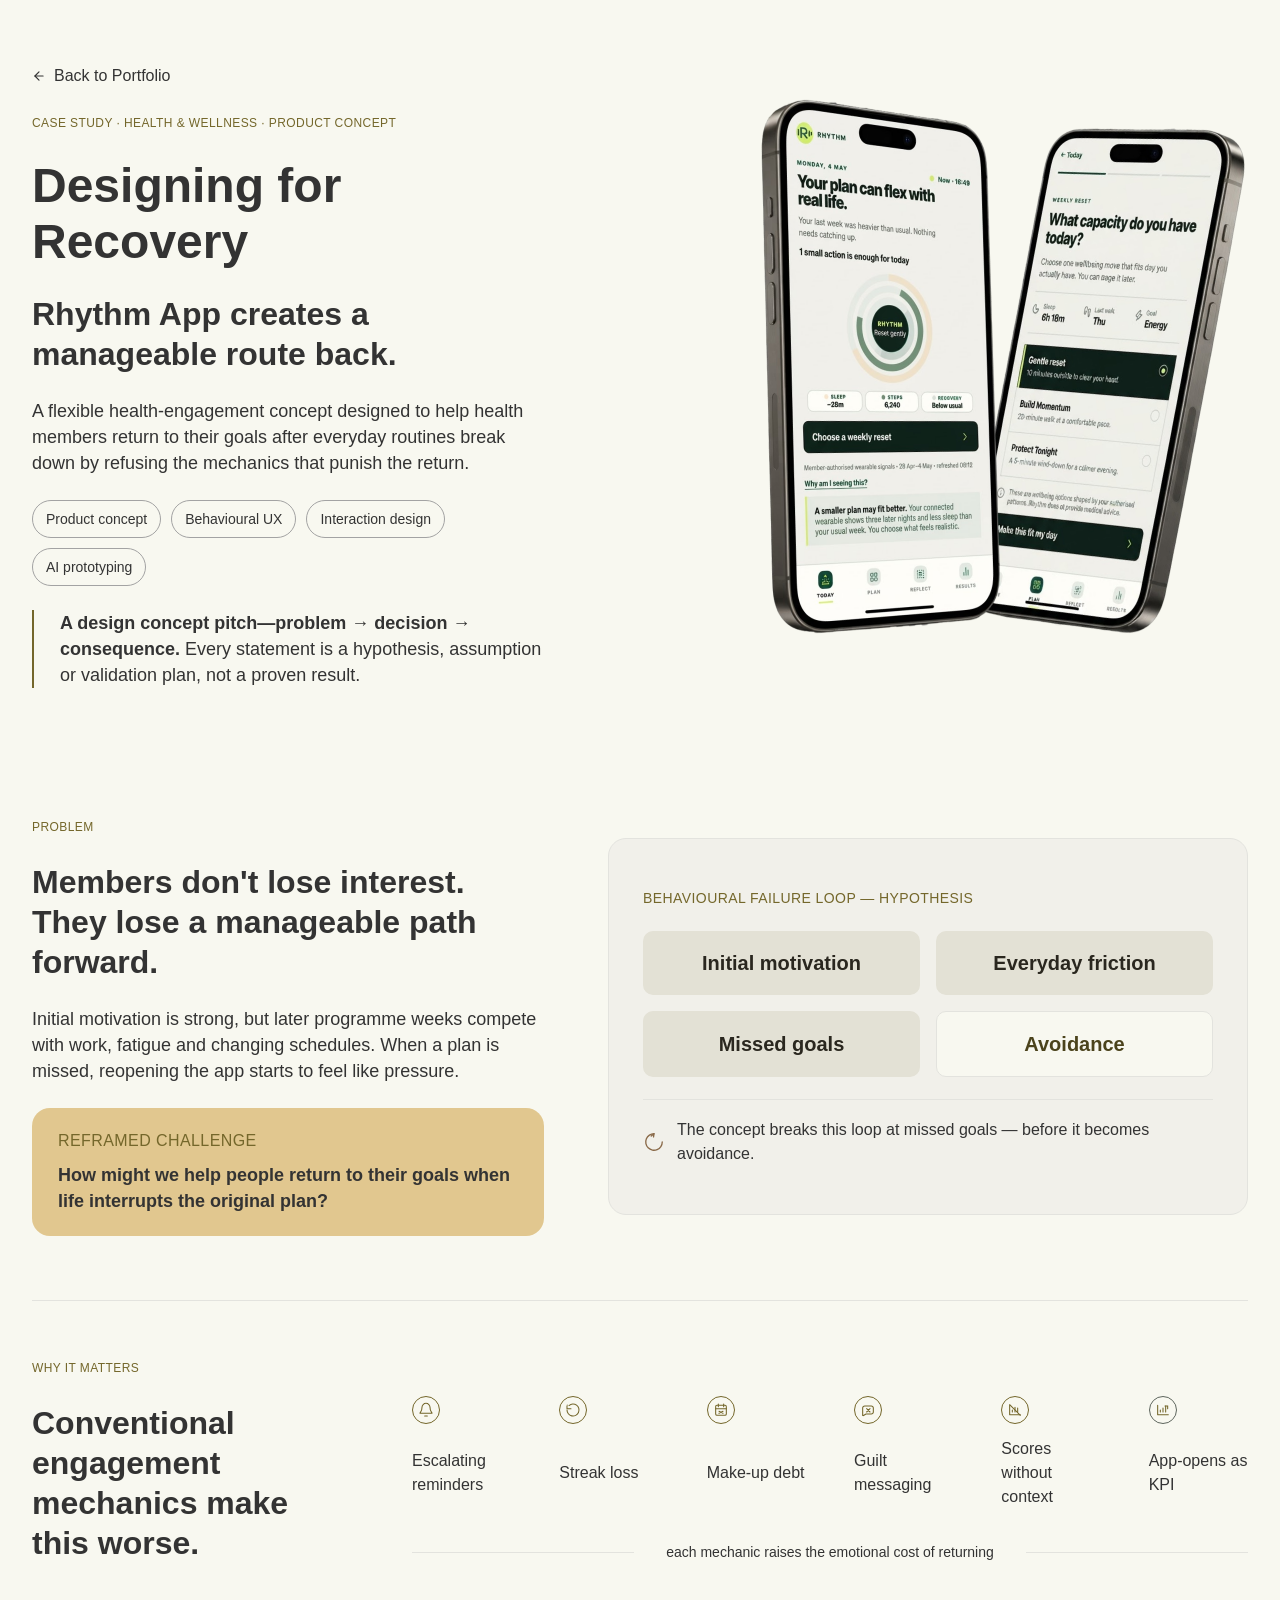
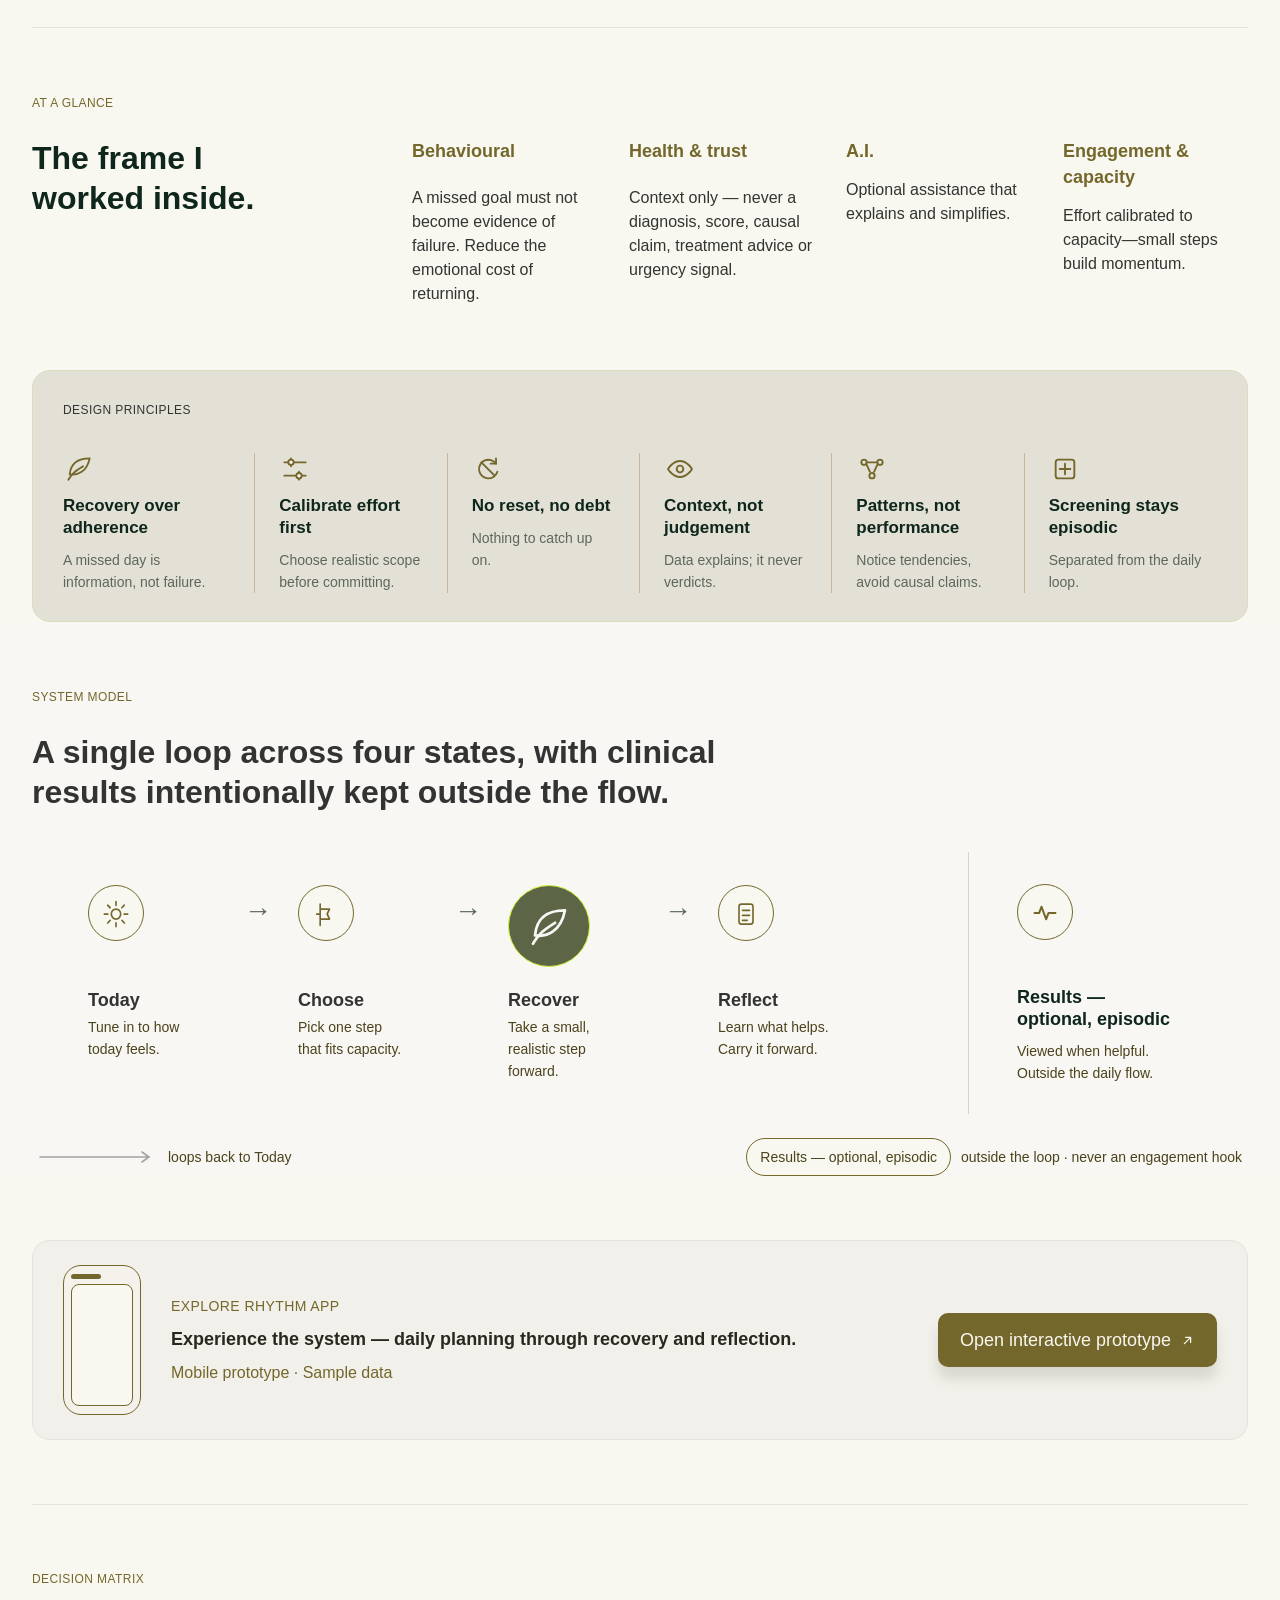
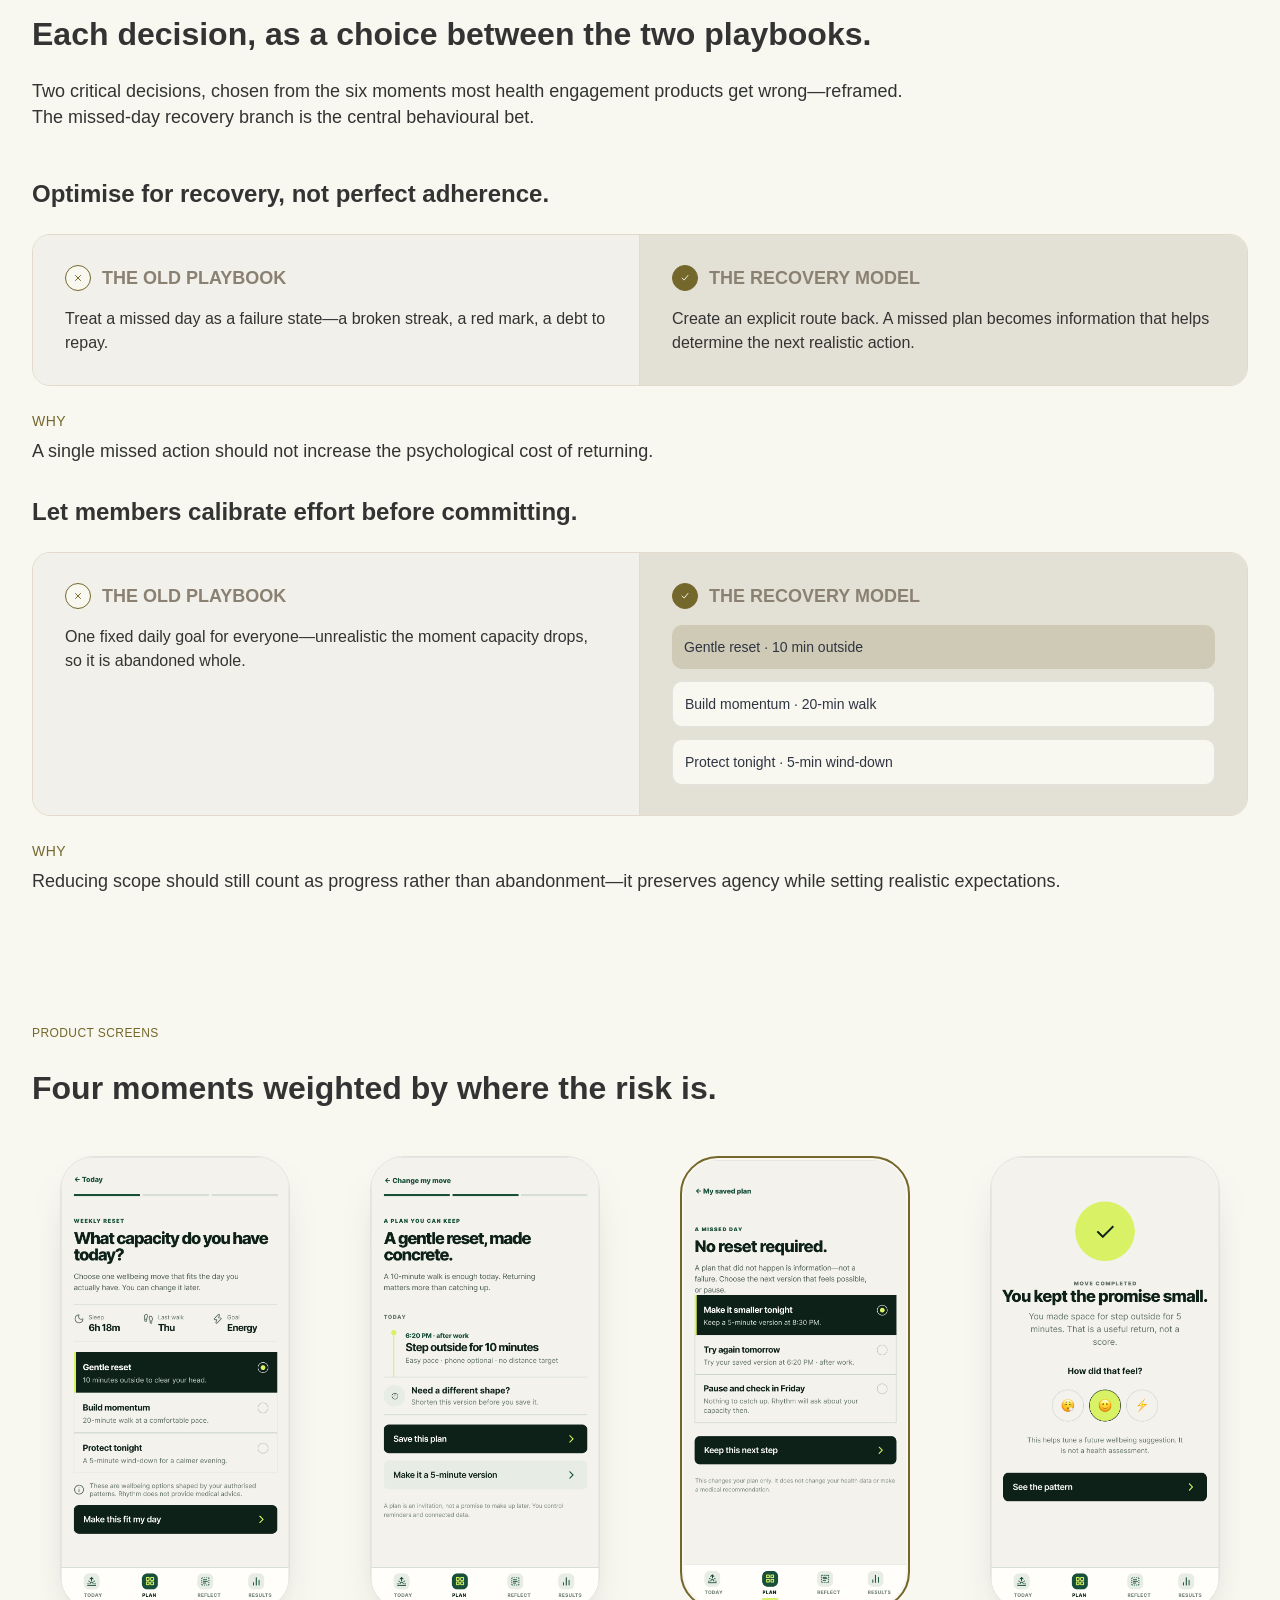
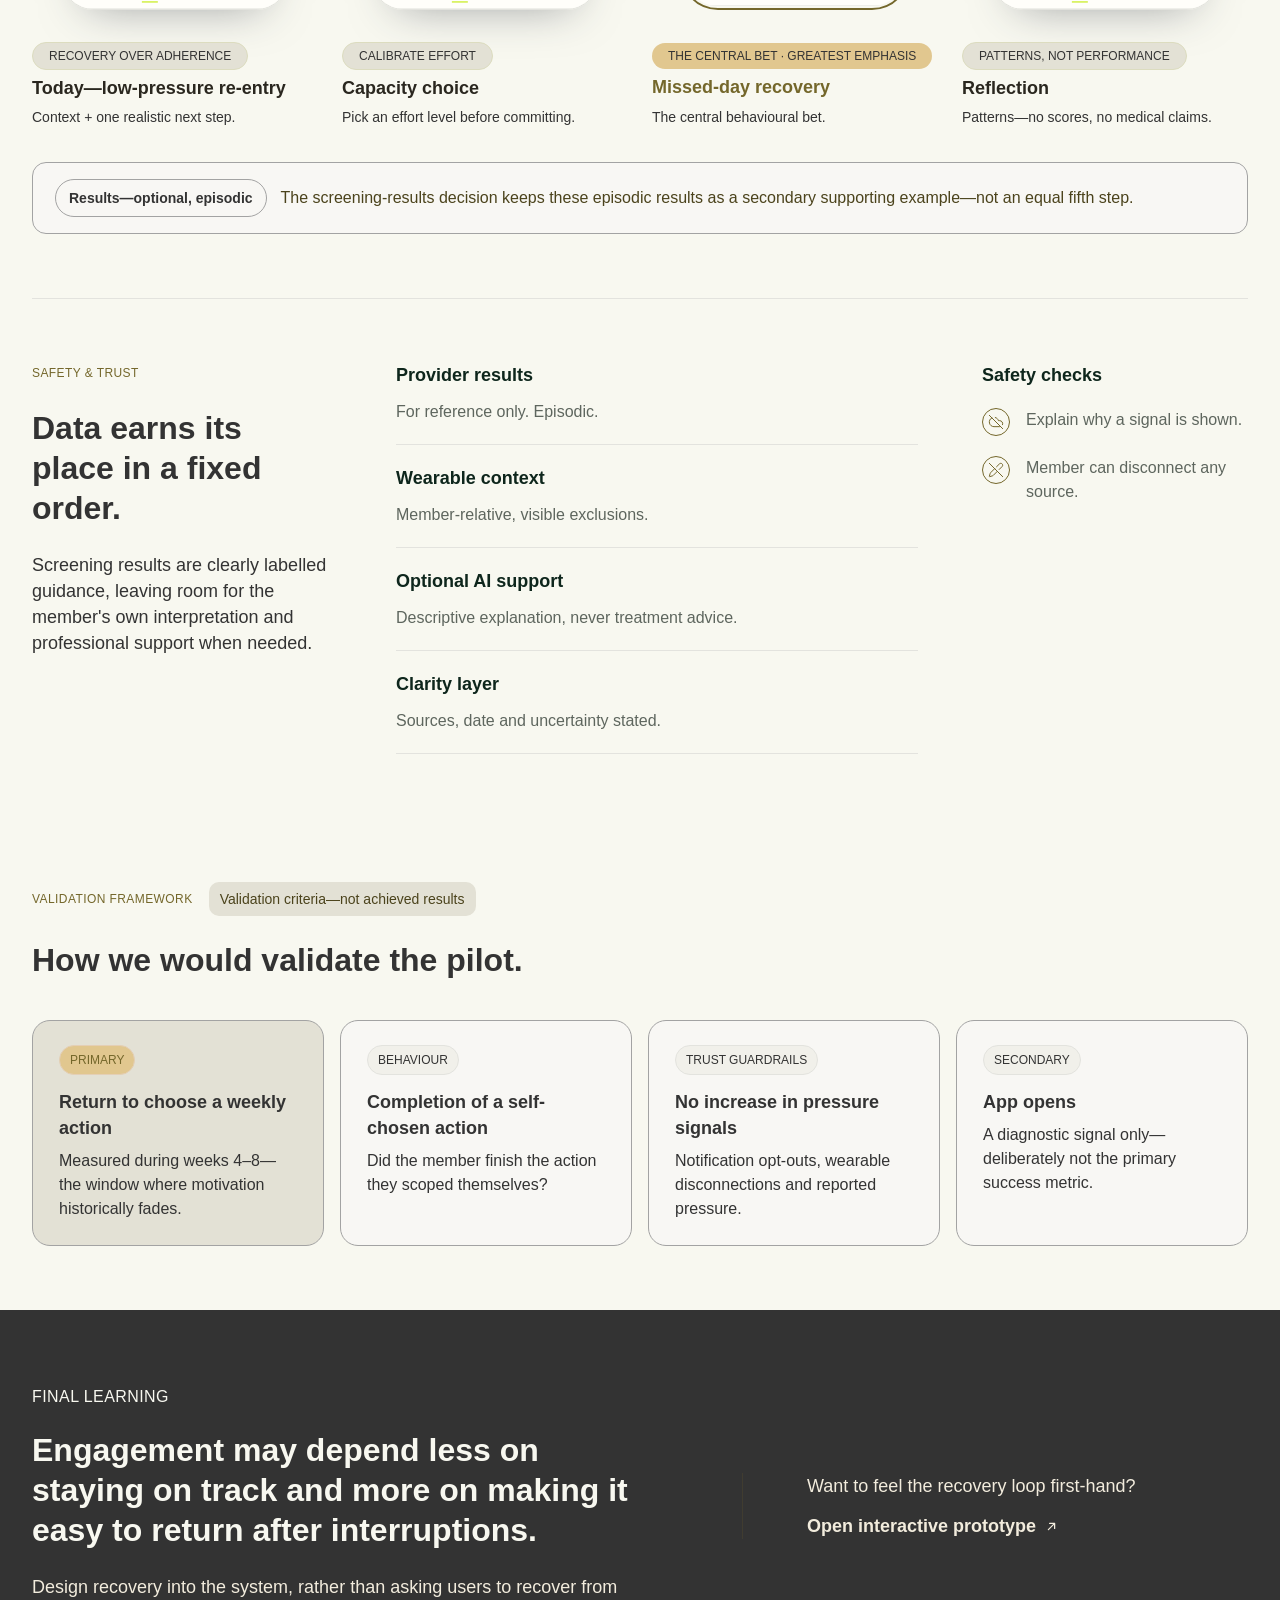
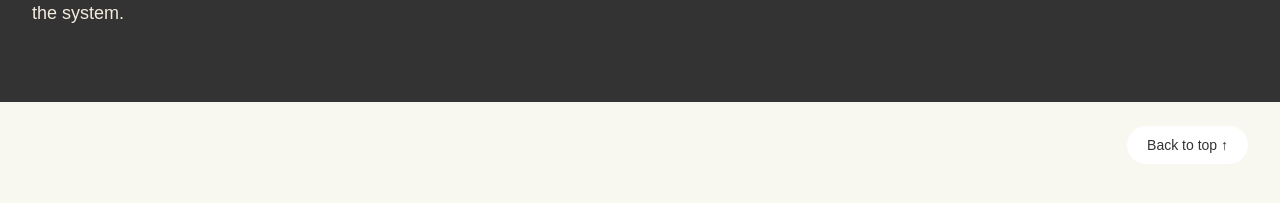
<file: rhythm-case-study.html>
<!doctype html>
<html lang="en">
<head>
  <meta charset="utf-8" />
  <meta name="viewport" content="width=device-width, initial-scale=1" />
  <title>Designing for Recovery — Rhythm App</title>
  <meta name="description" content="A health-engagement product concept designed to make it easier for members to return after everyday routines break down." />
  <link rel="preconnect" href="https://fonts.googleapis.com" />
  <link rel="preconnect" href="https://fonts.gstatic.com" crossorigin />
  <link rel="icon" href="./favicon.ico" sizes="any" />
  <link href="https://fonts.googleapis.com/css2?family=Google+Sans+Flex:opsz,wght@8..144,100..1000&family=Inter:wght@400;500;600&display=swap" rel="stylesheet" />
  <link rel="stylesheet" href="./styles/tokens.css?v=hero-motion-1" />
  <link rel="stylesheet" href="./styles/case-study-typography.css" />
  <link rel="stylesheet" href="./styles/case-study-components.css" />
  <link rel="stylesheet" href="./styles/rhythm-case-study.css?v=figma-static-1" />
</head>
<body class="case-study-page rhythm-case-study">
  <main id="top" class="rhythm-page">
    <section class="rhythm-section rhythm-hero">
      <div class="rhythm-shell rhythm-hero__grid">
        <div class="rhythm-hero__copy">
          <a class="cs-back-link cs-type-body" href="./index.html#projects"><img class="cs-back-link__icon" src="./figma-assets/rhythm-figma-back-icon.svg" alt="" /><span>Back to Portfolio</span></a>
          <p class="rhythm-eyebrow cs-type-caption-medium">Case study · Health &amp; wellness · Product concept</p>
          <h1 class="cs-type-display">Designing for Recovery</h1>
          <p class="rhythm-hero__statement cs-type-h2">Rhythm App creates a manageable route back.</p>
          <p class="rhythm-copy cs-type-body-lg">A flexible health-engagement concept designed to help health members return to their goals after everyday routines break down by refusing the mechanics that punish the return.</p>
          <ul class="rhythm-tags" aria-label="Case study disciplines"><li>Product concept</li><li>Behavioural UX</li><li>Interaction design</li><li>AI prototyping</li></ul>
          <aside class="rhythm-hero__quote cs-type-body-lg"><span aria-hidden="true"></span><p><strong>A design concept pitch—problem → decision → consequence.</strong> Every statement is a hypothesis, assumption or validation plan, not a proven result.</p></aside>
        </div>
        <div class="rhythm-hero__art"><img class="rhythm-hero__screens" src="./figma-assets/rhythm-phone-screens.png" alt="Two Rhythm app screens showing a weekly plan and flexible health actions" /></div>
      </div>
    </section>

    <section class="rhythm-section rhythm-problem"><div class="rhythm-shell rhythm-problem__grid">
      <div class="rhythm-problem__copy"><p class="rhythm-eyebrow cs-type-caption-medium">Problem</p><h2 class="cs-type-h2">Members don't lose interest. They lose a manageable path forward.</h2><p class="rhythm-copy cs-type-body-lg">Initial motivation is strong, but later programme weeks compete with work, fatigue and changing schedules. When a plan is missed, reopening the app starts to feel like pressure.</p><aside class="rhythm-callout"><span class="rhythm-eyebrow">Reframed challenge</span><strong class="cs-type-body-lg-semibold">How might we help people return to their goals when life interrupts the original plan?</strong></aside></div>
      <aside class="rhythm-failure-loop"><span class="rhythm-label">Behavioural failure loop — hypothesis</span><div class="rhythm-failure-loop__grid"><b>Initial motivation</b><b>Everyday friction</b><b>Missed goals</b><b>Avoidance</b></div><p><img src="./figma-assets/rhythm-figma-failure-loop-note-icon.svg" alt="" /><span>The concept breaks this loop at <strong>missed goals</strong> — before it becomes avoidance.</span></p></aside>
    </div></section>

    <section class="rhythm-section rhythm-why"><div class="rhythm-shell">
      <div class="rhythm-rule"></div>
      <div class="rhythm-why__heading"><div><p class="rhythm-eyebrow cs-type-caption-medium">Why it matters</p><h2 class="cs-type-h2">Conventional engagement mechanics make this worse.</h2></div><div class="rhythm-why__right"><ul class="rhythm-friction-list" aria-label="Conventional engagement pressures">
        <li><img src="./figma-assets/rhythm-figma-friction-reminders.svg" alt="" /><span>Escalating reminders</span></li><li><img src="./figma-assets/rhythm-figma-friction-streak-loss.svg" alt="" /><span>Streak loss</span></li><li><img src="./figma-assets/rhythm-figma-friction-make-up-debt.svg" alt="" /><span>Make-up debt</span></li><li><img src="./figma-assets/rhythm-figma-friction-guilt-messaging.svg" alt="" /><span>Guilt messaging</span></li><li><img src="./figma-assets/rhythm-figma-friction-scores.svg" alt="" /><span>Scores without context</span></li><li><img src="./figma-assets/rhythm-figma-friction-app-opens.svg" alt="" /><span>App-opens as KPI</span></li>
      </ul><div class="rhythm-friction-note"><span></span><p>each mechanic raises the emotional cost of returning</p><span></span></div></div></div>
    </div></section>

    <section class="rhythm-section rhythm-glance"><div class="rhythm-shell">
      <div class="rhythm-glance__divider"></div><div class="rhythm-glance__layout"><p class="rhythm-eyebrow cs-type-caption-medium">At a glance</p><div class="rhythm-glance__content"><h2 class="cs-type-h2">The frame I worked inside.</h2><div class="rhythm-glance__table"><article><b>Behavioural</b><p>A missed goal must not become evidence of failure. Reduce the emotional cost of returning.</p></article><article><b>Health &amp; trust</b><p>Context only — never a diagnosis, score, causal claim, treatment advice or urgency signal.</p></article><article><b>A.I.</b><p>Optional assistance that explains and simplifies.</p></article><article><b>Engagement &amp; capacity</b><p>Effort calibrated to capacity—small steps build momentum.</p></article></div></div></div>
    </div></section>

    <section class="rhythm-section rhythm-principles"><div class="rhythm-shell rhythm-principles__panel"><p class="rhythm-eyebrow cs-type-caption-medium">Design principles</p><div class="rhythm-principles__grid">
      <article><img src="./figma-assets/rhythm-figma-principle-leaf.svg" alt="" /><b>Recovery over adherence</b><span>A missed day is information, not failure.</span></article><article><img src="./figma-assets/rhythm-figma-principle-calibrate.svg" alt="" /><b>Calibrate effort first</b><span>Choose realistic scope before committing.</span></article><article><img src="./figma-assets/rhythm-figma-principle-no-reset.svg" alt="" /><b>No reset, no debt</b><span>Nothing to catch up on.</span></article><article><img src="./figma-assets/rhythm-figma-principle-context.svg" alt="" /><b>Context, not judgement</b><span>Data explains; it never verdicts.</span></article><article><img src="./figma-assets/rhythm-figma-principle-patterns.svg" alt="" /><b>Patterns, not performance</b><span>Notice tendencies, avoid causal claims.</span></article><article><img src="./figma-assets/rhythm-figma-principle-screening.svg" alt="" /><b>Screening stays episodic</b><span>Separated from the daily loop.</span></article>
    </div></div></section>

    <section class="rhythm-section rhythm-system"><div class="rhythm-shell"><p class="rhythm-eyebrow cs-type-caption-medium">System model</p><h2 class="rhythm-section-title cs-type-h2">A single loop across four states, with clinical results intentionally kept outside the flow.</h2>
      <div class="rhythm-system__panel" aria-label="Rhythm system model"><div class="rhythm-system__loop"><article class="rhythm-system__stage"><span><img src="./figma-assets/rhythm-figma-system-today.svg" alt="" /></span><div><b>Today</b><p>Tune in to how<br />today feels.</p></div></article><i class="rhythm-system__arrow" aria-hidden="true">→</i><article class="rhythm-system__stage"><span><img src="./figma-assets/rhythm-figma-system-choose.svg" alt="" /></span><div><b>Choose</b><p>Pick one step<br />that fits capacity.</p></div></article><i class="rhythm-system__arrow" aria-hidden="true">→</i><article class="rhythm-system__stage rhythm-system__stage--recover"><span><img src="./figma-assets/rhythm-figma-system-recover.svg" alt="" /></span><div><b>Recover</b><p>Take a small,<br />realistic step forward.</p></div></article><i class="rhythm-system__arrow" aria-hidden="true">→</i><article class="rhythm-system__stage"><span><img src="./figma-assets/rhythm-figma-system-reflect.svg" alt="" /></span><div><b>Reflect</b><p>Learn what helps.<br />Carry it forward.</p></div></article></div><aside class="rhythm-system__results"><i aria-hidden="true"></i><article><span><img src="./figma-assets/rhythm-figma-system-results.svg" alt="" /></span><div><b>Results —<br />optional, episodic</b><p>Viewed when helpful.<br />Outside the daily flow.</p></div></article></aside></div>
      <div class="rhythm-system__caption"><span class="rhythm-system__caption-left"><img src="./figma-assets/rhythm-figma-system-loop-arrow.svg" alt="" />loops back to Today</span><span class="rhythm-system__caption-right"><span>Results — optional, episodic</span><span>outside the loop · never an engagement hook</span></span></div>
    </div></section>

    <section class="rhythm-section rhythm-prototype"><div class="rhythm-shell"><div class="rhythm-prototype__card"><span class="rhythm-prototype__phone" aria-hidden="true"><i></i><em></em></span><span><small>Explore Rhythm app</small><strong>Experience the system — daily planning through recovery and reflection.</strong><em>Mobile prototype · Sample data</em></span><a class="rhythm-prototype__cta" href="https://morrow-health-prototype.vercel.app/" target="_blank" rel="noopener noreferrer"><span>Open interactive prototype</span><img src="./figma-assets/rhythm-figma-external-link-light.svg" alt="" /></a></div></div></section>

    <section class="rhythm-section rhythm-decisions"><div class="rhythm-shell"><p class="rhythm-eyebrow cs-type-caption-medium">Decision matrix</p><h2 class="rhythm-section-title cs-type-h2">Each decision, as a choice between the two playbooks.</h2><p class="rhythm-copy rhythm-decision-intro cs-type-body-lg">Two critical decisions, chosen from the six moments most health engagement products get wrong—reframed.<br class="rhythm-decision-intro__desktop-break" /> The missed-day recovery branch is the central behavioural bet.</p>
      <div class="rhythm-decision-list">
        <article class="rhythm-decision"><h3 class="cs-type-h3">Optimise for recovery, not perfect adherence.</h3><div class="rhythm-decision__lanes"><div class="rhythm-decision__lane rhythm-decision__lane--old"><b><img src="./figma-assets/rhythm-figma-decision-old.svg" alt="" />The old playbook</b><p>Treat a missed day as a failure state—a broken streak, a red mark, a debt to repay.</p></div><div class="rhythm-decision__lane rhythm-decision__lane--new"><b><img src="./figma-assets/rhythm-figma-decision-new.svg" alt="" />The recovery model</b><p>Create an explicit route back. A missed plan becomes information that helps determine the next realistic action.</p></div></div><p class="rhythm-decision__why"><span>Why</span>A single missed action should not increase the psychological cost of returning.</p></article>
        <article class="rhythm-decision"><h3 class="cs-type-h3">Let members calibrate effort before committing.</h3><div class="rhythm-decision__lanes"><div class="rhythm-decision__lane rhythm-decision__lane--old"><b><img src="./figma-assets/rhythm-figma-decision-old.svg" alt="" />The old playbook</b><p>One fixed daily goal for everyone—unrealistic the moment capacity drops, so it is abandoned whole.</p></div><div class="rhythm-decision__lane rhythm-decision__lane--new"><b><img src="./figma-assets/rhythm-figma-decision-new.svg" alt="" />The recovery model</b><ul><li>Gentle reset · 10 min outside</li><li>Build momentum · 20-min walk</li><li>Protect tonight · 5-min wind-down</li></ul></div></div><p class="rhythm-decision__why"><span>Why</span>Reducing scope should still count as progress rather than abandonment—it preserves agency while setting realistic expectations.</p></article>
      </div>
    </div></section>

    <section class="rhythm-section rhythm-screens"><div class="rhythm-shell"><p class="rhythm-eyebrow cs-type-caption-medium">Product screens</p><h2 class="rhythm-section-title cs-type-h2">Four moments weighted by where the risk is.</h2><div class="rhythm-screen-grid">
      <figure><img src="./figma-assets/rhythm-product-screen-01.png" alt="Rhythm Today screen" /><figcaption><small>Recovery over adherence</small><b>Today—low-pressure re-entry</b><span>Context + one realistic next step.</span></figcaption></figure><figure><img src="./figma-assets/rhythm-product-screen-02.png" alt="Rhythm choose action screen" /><figcaption><small>Calibrate effort</small><b>Capacity choice</b><span>Pick an effort level before committing.</span></figcaption></figure><figure class="rhythm-screen-grid__featured"><img src="./figma-assets/rhythm-product-screen-03.png" alt="Rhythm recovery screen" /><figcaption><small>The central bet · greatest emphasis</small><b>Missed-day recovery</b><span>The central behavioural bet.</span></figcaption></figure><figure><img src="./figma-assets/rhythm-product-screen-04.png" alt="Rhythm reflection screen" /><figcaption><small>Patterns, not performance</small><b>Reflection</b><span>Patterns—no scores, no medical claims.</span></figcaption></figure>
    </div><div class="rhythm-results-note"><span>Results—optional, episodic</span><p>The screening-results decision keeps these episodic results as a secondary supporting example—not an equal fifth step.</p></div></div></section>

    <section class="rhythm-section rhythm-safety"><div class="rhythm-shell rhythm-safety__grid"><div><p class="rhythm-eyebrow cs-type-caption-medium">Safety &amp; trust</p><h2 class="cs-type-h2">Data earns its place in a fixed order.</h2><p class="rhythm-copy cs-type-body-lg">Screening results are clearly labelled guidance, leaving room for the member's own interpretation and professional support when needed.</p></div><div class="rhythm-safety__sources"><article><b>Provider results</b><span>For reference only. Episodic.</span></article><article><b>Wearable context</b><span>Member-relative, visible exclusions.</span></article><article><b>Optional AI support</b><span>Descriptive explanation, never treatment advice.</span></article><article><b>Clarity layer</b><span>Sources, date and uncertainty stated.</span></article></div><div class="rhythm-safety__checks"><b>Safety checks</b><p><i><img src="./figma-assets/rhythm-figma-safety-check-01.svg" alt="" /></i>Explain why a signal is shown.</p><p><i><img src="./figma-assets/rhythm-figma-safety-check-02.svg" alt="" /></i>Member can disconnect any source.</p></div></div></section>

    <section class="rhythm-section rhythm-validation"><div class="rhythm-shell"><div class="rhythm-validation__heading"><p class="rhythm-eyebrow cs-type-caption-medium">Validation framework</p><span>Validation criteria—not achieved results</span></div><h2 class="rhythm-section-title cs-type-h2">How we would validate the pilot.</h2><div class="rhythm-validation__grid"><article class="rhythm-validation__primary"><small>Primary</small><b>Return to choose a weekly action</b><p>Measured during weeks 4–8—the window where motivation historically fades.</p></article><article><small>Behaviour</small><b>Completion of a self-chosen action</b><p>Did the member finish the action they scoped themselves?</p></article><article><small>Trust guardrails</small><b>No increase in pressure signals</b><p>Notification opt-outs, wearable disconnections and reported pressure.</p></article><article><small>Secondary</small><b>App opens</b><p>A diagnostic signal only—deliberately not the primary success metric.</p></article></div></div></section>
    <footer class="rhythm-footer"><div class="rhythm-shell rhythm-footer__grid"><div><p class="rhythm-eyebrow">Final learning</p><h2 class="cs-type-h2">Engagement may depend less on staying on track and more on making it easy to return after interruptions.</h2><p class="cs-type-body-lg">Design recovery into the system, rather than asking users to recover from the system.</p></div><div><p class="cs-type-body-lg">Want to feel the recovery loop first-hand?</p><a class="cs-type-body-lg-semibold" href="https://morrow-health-prototype.vercel.app/" target="_blank" rel="noopener noreferrer">Open interactive prototype <img src="./figma-assets/rhythm-figma-external-link-footer.svg" alt="" /></a></div></div></footer>
    <div class="rhythm-back-top"><a href="#top">Back to top ↑</a></div>
  </main>
</body>
</html>
</file>
<file: styles/tokens.css>
:root {
  --type-display-size: clamp(2rem, 1.38rem + 2.645vw, 3rem);
  --type-display-line: 1.1;
  --type-lead-size: 1.125rem;
  --type-lead-line: 1.6;
  --type-section-size: 1.875rem;
  --type-section-line: 1.2;
  --type-section-size-wide: 2rem;
  --type-card-title-size: 1.25rem;
  --type-card-title-line: 1.4;
  --type-skill-title-size: 1.25rem;
  --type-skill-title-line: 1.6;
  --type-skill-body-size: 0.875rem;
  --type-skill-body-line: 1.57;
  --cs-color-page: #f8f8f0;
  --cs-color-surface: #ffffff;
  --cs-color-surface-muted: #f1f0ea;
  --cs-color-border: #e3e3de;
  --cs-color-border-strong: #aca480;
  --cs-color-ink: #2b3437;
  --cs-color-text: #333333;
  --cs-color-muted: #586064;
  --cs-color-primary: #74672b;
  --cs-color-primary-soft: #e3e1d5;
  --cs-color-accent: #e1c78f;
  --cs-color-reflection: #2b3437;
  --cs-shadow-phone: 0 32px 64px rgba(43, 52, 55, 0.22), 0 0 0 1px rgba(255, 255, 255, 0.06);
  --cs-shadow-card: 0 16px 32px rgba(43, 52, 55, 0.08);
  --cs-radius-card: 16px;
  --cs-radius-card-sm: 14px;
  --cs-radius-section: 26px;
  --cs-radius-pill: 9999px;
  --cs-space-4: 4px;
  --cs-space-8: 8px;
  --cs-space-12: 12px;
  --cs-space-16: 16px;
  --cs-space-20: 20px;
  --cs-space-24: 24px;
  --cs-space-32: 32px;
  --cs-space-40: 40px;
  --cs-space-48: 48px;
  --cs-space-64: 64px;
  --cs-page-max: 1152px;
  --cs-phone-width: 220px;
  --cs-transition-base: 180ms ease;
  --home-header-font: "Google Sans Flex", sans-serif;
  --home-header-text-size: 18px;
  --home-header-text-line: 26px;
  --home-header-text-size-mobile: 16px;
  --home-header-text-line-mobile: 24px;
  --hero-badge-size: 14px;
  --hero-badge-line: 22px;
  --hero-title-size: 48px;
  --hero-title-line: 56px;
  --hero-body-size: 18px;
  --hero-body-line: 26px;
  --hero-cta-size: 18px;
  --hero-cta-line: 26px;
  --hero-title-size-mobile: 40px;
  --hero-title-line-mobile: 48px;
  --hero-body-size-mobile: 16px;
  --hero-body-line-mobile: 24px;
  --hero-cta-size-mobile: 16px;
  --hero-cta-line-mobile: 24px;
}

/* Homepage decision-system hero */
.hero-layout {
  display: flex;
  flex-direction: column;
  gap: 24px;
  padding-top: 40px;
  padding-bottom: 64px;
}

.hero-layout__content {
  display: grid;
  align-items: start;
  gap: 40px;
}

.hero-copy {
  display: flex;
  flex-direction: column;
  align-items: flex-start;
  gap: 32px;
}

.hero-decision-system {
  position: relative;
  width: 542px;
  height: 418px;
  max-width: 100%;
}

.hero-decision-system__sources {
  display: grid;
  grid-template-rows: repeat(5, 58px);
  gap: 32px;
  width: 174px;
  margin: 0;
  padding: 0;
  list-style: none;
}

.hero-decision-system__source {
  display: flex;
  align-items: center;
  justify-content: flex-end;
  gap: 12px;
  min-width: 0;
}

.hero-decision-system__source > img {
  width: 58px;
  height: 58px;
  flex: 0 0 58px;
}

.hero-decision-system__label {
  color: #333333;
  font-family: "Google Sans Flex", sans-serif;
  font-size: 14px;
  font-weight: 500;
  line-height: 22px;
  text-align: right;
  white-space: nowrap;
}

.hero-decision-system__label strong {
  color: #74672b;
  font-weight: inherit;
}

.hero-decision-system__connectors,
.hero-decision-system__outcome {
  position: absolute;
}

.hero-decision-system__connectors {
  left: 173px;
  top: 13px;
  width: 204px;
  height: 392px;
}

.hero-decision-system__feeders {
  position: absolute;
  inset: 0 auto auto 0;
  width: 183px;
  height: 392px;
}

.hero-decision-system__signal {
  position: absolute;
  left: -8px;
  top: 185.5px;
  width: 212px;
  height: 23px;
}

.hero-feeder-path {
  animation: hero-feeder-flow 7s linear infinite;
}

.hero-feeder-path--experiments {
  animation-delay: 0.8s;
}

.hero-feeder-path--stakeholders {
  animation-delay: 1.6s;
}

.hero-feeder-path--system {
  animation-delay: 2.4s;
}

.hero-decision-system__beam {
  --hero-beam-start: -27px;
  --hero-beam-travel-end: 185px;
  --hero-beam-end: 218px;
  position: absolute;
  top: 195px;
  left: -8px;
  width: 54px;
  height: 4px;
  border-radius: 999px;
  background: linear-gradient(90deg, transparent, rgba(255, 252, 228, 0.8), transparent);
  filter: blur(1px);
  opacity: 0;
  pointer-events: none;
  will-change: transform, opacity;
  animation: hero-signal-beam 3.8s ease-in-out infinite;
}

.hero-decision-system__outcome {
  left: 384px;
  top: 132.5px;
  width: 152px;
}

.hero-decision-system__ring {
  display: block;
  width: 152px;
  height: 152px;
}

.hero-decision-system__ring-inner-arc {
  position: absolute;
  inset: 0;
  width: 152px;
  height: 152px;
  pointer-events: none;
}

.hero-decision-system__inner-arc {
  transform-box: view-box;
  transform-origin: 50% 50%;
  will-change: transform;
  animation: hero-inner-arc-rotate 12s linear infinite;
}

@keyframes hero-feeder-flow {
  to {
    stroke-dashoffset: -220;
  }
}

@keyframes hero-signal-beam {
  0%,
  12% {
    opacity: 0;
    transform: translateX(var(--hero-beam-start));
  }

  24% {
    opacity: 0.62;
    transform: translateX(var(--hero-beam-start));
  }

  72% {
    opacity: 0.62;
    transform: translateX(var(--hero-beam-travel-end));
  }

  88%,
  100% {
    opacity: 0;
    transform: translateX(var(--hero-beam-end));
  }
}

@keyframes hero-inner-arc-rotate {
  to {
    transform: rotate(360deg);
  }
}

.hero-decision-system__caption {
  display: flex;
  flex-direction: column;
  align-items: center;
  gap: 11px;
  width: 109px;
  margin: 16px auto 0;
}

.hero-decision-system__caption > span {
  display: block;
  width: 58px;
  height: 1.75px;
  background: #8a7428;
}

.hero-decision-system__caption p {
  margin: 0;
  color: #333333;
  font-family: "Google Sans Flex", sans-serif;
  font-size: 14px;
  font-weight: 500;
  line-height: 22px;
  text-align: center;
  white-space: nowrap;
}

@media (min-width: 768px) {
  .hero-layout {
    padding-top: 56px;
  }

  .hero-title {
    width: 454px;
    max-width: none;
  }
}

@media (min-width: 1084px) {
  .hero-layout {
    width: min(calc(100% - 48px), 1060px);
    padding-right: 0;
    padding-left: 0;
  }

  .hero-layout__content {
    grid-template-columns: 446px 542px;
    column-gap: 72px;
  }
}

@media (min-width: 1536px) {
  .hero-layout {
    padding-top: 72px;
  }
}

@media (min-width: 768px) and (max-width: 1083px) {
  .hero-layout .hero-title,
  .hero-layout .hero-body {
    width: 600px;
    max-width: 100%;
  }

  .hero-decision-system {
    margin-inline: auto;
    justify-self: center;
  }
}

@media (max-width: 767px) {
  .hero-layout {
    gap: 20px;
  }

  .hero-layout__content {
    gap: 32px;
  }

  .hero-copy {
    gap: 24px;
  }

  .hero-actions--static {
    display: none;
  }

  .hero-decision-system {
    width: min(100%, 317px);
    height: 296px;
    margin-inline: auto;
  }

  .hero-decision-system__sources {
    grid-template-rows: repeat(5, 40px);
    gap: 24px;
    width: 95px;
  }

  .hero-decision-system__source {
    gap: 8px;
  }

  .hero-decision-system__source > img {
    width: 40px;
    height: 40px;
    flex-basis: 40px;
  }

  .hero-decision-system__label {
    font-size: 11px;
    line-height: 13px;
  }

  .hero-decision-system__connectors {
    left: 95px;
    top: 8px;
    width: 129px;
    height: 281px;
  }

  .hero-decision-system__feeders {
    width: 126px;
    height: 281px;
  }

  .hero-decision-system__signal {
    left: -4px;
    top: 133px;
    width: 133px;
    height: 14px;
  }

  .hero-decision-system__beam {
    --hero-beam-start: 0;
    --hero-beam-travel-end: 99px;
    --hero-beam-end: 133px;
    top: 138px;
    left: -4px;
    width: 34px;
    height: 3px;
  }

  .hero-decision-system__outcome {
    left: 224px;
    top: 94px;
    width: 93px;
  }

  .hero-decision-system__ring {
    width: 93px;
    height: 93px;
  }

  .hero-decision-system__ring-inner-arc {
    width: 93px;
    height: 93px;
  }

  .hero-decision-system__caption {
    gap: 7px;
    width: 93px;
    margin-top: 12px;
  }

  .hero-decision-system__caption > span {
    width: 36px;
    height: 1px;
  }

  .hero-decision-system__caption p {
    font-size: 10px;
    line-height: 14px;
  }
}


body,
.type-family-sans {
  font-family: var(--font-manrope);
}

.type-display {
  font-family: var(--font-manrope);
  font-size: var(--type-display-size);
  line-height: var(--type-display-line);
}

.type-lead {
  font-size: var(--type-lead-size);
  line-height: var(--type-lead-line);
}

.type-body-lg {
  font-size: var(--type-lead-size);
  line-height: 1.5;
}

.type-section-title {
  font-family: var(--font-manrope);
  font-size: var(--type-section-size);
  line-height: var(--type-section-line);
}

.type-card-title {
  font-family: var(--font-manrope);
  font-size: var(--type-card-title-size);
  line-height: var(--type-card-title-line);
}

.type-skill-card-title {
  margin: 0;
  color: #333333;
  font-family: "Google Sans Flex", sans-serif;
  font-size: var(--type-skill-title-size);
  font-weight: 600;
  line-height: 1.4;
  overflow-wrap: anywhere;
}

.type-skill-card-body {
  margin: 6px 0 0;
  color: #4b431c;
  font-family: "Google Sans Flex", sans-serif;
  font-size: var(--type-skill-body-size);
  font-weight: 500;
  line-height: var(--type-skill-body-line);
  overflow-wrap: anywhere;
}

.type-skill-card-body--compact {
  margin-top: 4px;
  font-size: 13px;
  font-weight: 400;
  line-height: 24px;
}

.home-header {
  border-bottom-color: #cec9b5;
  background: rgba(241, 240, 234, 0.95);
}

.home-header__brand,
.home-header__nav-link,
.home-header__linkedin,
.home-header__mobile-link,
.home-header__mobile-linkedin-label {
  font-family: var(--home-header-font);
  letter-spacing: 0;
}

.home-header__brand {
  font-size: var(--home-header-text-size);
  font-weight: 600;
  line-height: var(--home-header-text-line);
  color: #333333;
}

.home-header__nav {
  gap: 18px;
}

.home-header__nav--desktop,
.home-header__desktop-link {
  display: none;
}

.home-header__nav-link {
  font-size: var(--home-header-text-size);
  font-weight: 600;
  line-height: var(--home-header-text-line);
  color: #333333;
  transition: color var(--cs-transition-base);
}

.home-header__nav-link:hover {
  color: #201f1a;
}

.home-header__linkedin {
  font-size: var(--home-header-text-size);
  font-weight: 400;
  line-height: var(--home-header-text-line);
  color: #706233;
  text-decoration: underline;
  text-underline-offset: 3px;
}

.home-header__mobile-trigger {
  border-color: #d7d2bf;
  background: #f8f8f0;
  color: #4a4533;
}

.home-header__mobile-panel {
  border-color: #d7d2bf;
  background: #f8f8f0;
  min-width: 17rem;
  width: max-content;
  max-width: calc(100vw - 2rem);
}

.home-header__mobile-link {
  font-size: var(--home-header-text-size-mobile);
  font-weight: 600;
  line-height: var(--home-header-text-line-mobile);
  color: #333333;
}

.home-header__mobile-link:hover {
  background: #ece7d8;
}

.home-header__mobile-linkedin {
  background: #f1f0ea;
  color: #706233;
}

.home-header__mobile-linkedin-label {
  font-size: var(--home-header-text-size-mobile);
  font-weight: 400;
  line-height: var(--home-header-text-line-mobile);
  text-decoration: underline;
  text-underline-offset: 3px;
  white-space: nowrap;
}

@media (min-width: 900px) {
  .home-header__nav--desktop {
    display: flex;
  }

  .home-header__desktop-link {
    display: inline-flex;
  }

  .home-header__mobile-menu {
    display: none;
  }
}

.hero-badge {
  align-self: flex-start;
  min-height: 30px;
  border-radius: 999px;
  background: #e3e3de;
  padding: 4px 14px;
  color: #333333;
  font-family: "Google Sans Flex", sans-serif;
  font-size: var(--hero-badge-size);
  font-weight: 500;
  line-height: var(--hero-badge-line);
  letter-spacing: -0.5px;
  white-space: nowrap;
}

.hero-title {
  max-width: 450px;
  color: #333333;
  font-family: "Google Sans Flex", sans-serif;
  font-size: var(--hero-title-size);
  font-weight: 600;
  line-height: var(--hero-title-line);
  letter-spacing: 0;
}

.hero-title__accent {
  color: #74672b;
}

.hero-body {
  max-width: 468px;
  color: #333333;
  font-family: "Google Sans Flex", sans-serif;
  font-size: var(--hero-body-size);
  font-weight: 400;
  line-height: var(--hero-body-line);
  letter-spacing: 0;
}

.hero-actions {
  gap: 16px;
  opacity: 1;
}

.hero-actions--mobile {
  display: none;
}

@media (max-width: 1083px) {
  .hero-actions--mobile {
    display: flex;
  }

  .hero-actions--static {
    display: none;
  }
}

.hero-cta {
  min-height: 43px;
  border-radius: 10px;
  padding: 8px 18px;
  font-family: "Google Sans Flex", sans-serif;
  font-size: var(--hero-cta-size);
  font-weight: 600;
  line-height: var(--hero-cta-line);
  letter-spacing: 0;
  transition:
    background-color var(--cs-transition-base),
    color var(--cs-transition-base),
    border-color var(--cs-transition-base),
    filter var(--cs-transition-base),
    box-shadow var(--cs-transition-base);
}

.hero-cta--primary {
  border: 1px solid #74672b;
  background: #74672b;
  color: #f8f8f0;
  box-shadow: 0 12px 12px rgba(216, 216, 208, 1);
}

.hero-cta--primary:hover {
  filter: brightness(0.95);
}

.hero-cta--secondary {
  border: 1px solid #74672b;
  background: #f8f8f0;
  color: #74672b;
  box-shadow: 0 4px 4px rgba(0, 0, 0, 0.25);
}

.hero-cta--secondary:hover {
  background: #f1f0ea;
}

.career-section__title {
  color: #333333;
}

.career-section__intro,
.career-item__body,
.career-item__link,
.career-item__date,
.career-item__chip,
.timeline-toggle__label {
  font-family: "Google Sans Flex", sans-serif;
  letter-spacing: 0;
}

.career-section__intro {
  color: #333333;
  font-size: 18px;
  line-height: 26px;
}

.timeline-line {
  --timeline-progress: 0;
  left: 7px;
  width: 2px;
  overflow: hidden;
  background: #e3e1d5;
}

.timeline-line::after {
  position: absolute;
  inset: 0 auto auto 0;
  width: 100%;
  height: calc(var(--timeline-progress) * 1%);
  content: "";
  background: linear-gradient(180deg, #b09743 0%, #74672b 72%, #b09743 100%);
}

.career-item__role {
  color: #333333;
  font-family: "Google Sans Flex", sans-serif;
  font-size: 18px;
  font-weight: 600;
  line-height: 26px;
  letter-spacing: 0;
}

.career-item__company {
  color: #74672b;
  font-family: "Google Sans Flex", sans-serif;
  font-size: 18px;
  font-weight: 600;
  line-height: 26px;
  letter-spacing: 0;
}

.career-item__header-main {
  min-width: 0;
}

.career-item__date {
  display: inline-flex;
  align-items: center;
  min-height: 22px;
  border: 1px solid #e3e3de;
  border-radius: 10px;
  background: #ffffff;
  padding: 0 10px;
  color: #333333;
  font-size: 14px;
  font-weight: 500;
  line-height: 22px;
  white-space: nowrap;
}

.career-item__body {
  color: #333333;
  font-size: 16px;
  font-weight: 400;
  line-height: 24px;
}

.career-item__link {
  color: #74672b;
}

.career-item__link:hover {
  text-decoration: underline;
}

.career-item__chips {
  row-gap: 8px;
}

.career-item__chip {
  display: inline-flex;
  align-items: center;
  min-height: 24px;
  border-radius: 999px;
  background: #e3e3de;
  padding: 4px 10px;
  color: #333333;
  font-size: 12px;
  font-weight: 400;
  line-height: 18px;
  text-transform: uppercase;
  white-space: nowrap;
}

.timeline-toggle__label {
  color: #74672b;
  font-size: 14px;
  font-weight: 500;
  line-height: 22px;
}

.timeline-toggle__icon {
  display: block;
  width: 50px;
  height: 48px;
  flex: 0 0 auto;
  transform: none;
  transform-origin: center;
  transition: transform var(--cs-transition-base);
}

.timeline-toggle__icon.is-up {
  transform: rotate(180deg);
}

/* Homepage Professional Journey desktop/tablet Figma alignment. */
@media (min-width: 768px) {
  .career-timeline {
    max-width: none;
    margin-top: 24px;
  }

  .career-timeline > ol > li,
  .career-timeline .timeline-extra__item {
    padding-bottom: 12px;
    padding-left: 44px;
  }

  .career-timeline > ol > li + li,
  .career-timeline .timeline-extra__item + .timeline-extra__item {
    margin-top: 16px;
  }

  .career-timeline .timeline-extra > ol {
    padding-top: 16px;
  }

  .career-timeline .timeline-line {
    left: 13px;
  }

  .career-timeline > ol > li > span,
  .career-timeline .timeline-extra__item > span {
    left: 8px;
    top: 8px;
    width: 12px;
    height: 12px;
    border-width: 3px;
    border-color: #706233;
    border-radius: 6px;
    background: #ffffff;
  }

  .career-timeline .career-item {
    display: flex;
    flex-direction: column;
    gap: 12px;
  }

  .career-timeline .career-item > * + *,
  .career-timeline .career-item__header-main > * + * {
    margin-top: 0;
  }

  .career-timeline .career-item__date {
    min-height: 40px;
    border-radius: 10px;
    padding: 8px;
  }

  .career-timeline .career-item__body {
    max-width: 777px;
  }

  .career-timeline__toggle {
    margin-top: 16px;
  }

  .career-timeline__toggle .timeline-toggle {
    display: flex;
    flex-direction: column;
    align-items: center;
  }
}

.home-skills {
  width: min(100%, 516px);
}

.home-skills-section {
  align-items: start;
}

.home-skills__heading {
  display: flex;
  flex-direction: column;
  gap: 8px;
}

.home-skills__title,
.home-skills__intro,
.home-skills__group-title,
.home-skills__chip,
.home-skills__tool-label {
  font-family: "Google Sans Flex", sans-serif;
  letter-spacing: 0;
}

.home-skills__title,
.home-skills__intro {
  color: #333333;
}

.home-skills__intro {
  max-width: 516px;
  font-size: 18px;
  font-weight: 400;
  line-height: 26px;
}

.home-skills__groups {
  margin-top: 24px;
  display: flex;
  flex-direction: column;
  gap: var(--cs-space-32);
}

.home-skills__group {
  display: flex;
  flex-direction: column;
  gap: 8px;
}

.home-skills__group-title {
  color: #333333;
  font-size: 14px;
  font-weight: 500;
  line-height: 22px;
}

.home-skills__chips {
  display: flex;
  flex-wrap: wrap;
  gap: 8px;
}

.home-skills__chip {
  display: inline-flex;
  align-items: center;
  min-height: 32px;
  border: 1px solid #e2e8f0;
  border-radius: 999px;
  background: #ffffff;
  padding: 5px 11px;
  color: #333333;
  font-size: 12px;
  font-weight: 400;
  line-height: 18px;
  white-space: nowrap;
}

.home-skills__group--tools {
  gap: 10px;
}

.home-skills__tools {
  overflow: hidden;
  width: min(100%, 425px);
  min-width: 0;
  max-width: 425px;
  border-top: 1px solid var(--cs-color-border);
  border-bottom: 1px solid var(--cs-color-border);
  -webkit-mask-image: linear-gradient(to right, transparent, #000 16px, #000 calc(100% - 16px), transparent);
  mask-image: linear-gradient(to right, transparent, #000 16px, #000 calc(100% - 16px), transparent);
}

.home-skills__tools-track {
  display: flex;
  width: max-content;
  will-change: transform;
  animation: home-skills-tools-scroll 32s linear infinite;
}

.home-skills__tools-list {
  display: flex;
  flex: 0 0 auto;
  align-items: center;
  gap: 16px;
  min-width: max-content;
  padding: 16px 16px 16px 0;
}

.home-skills__tool {
  display: inline-flex;
  flex: 0 0 auto;
  align-items: center;
  gap: 4px;
  min-height: 24px;
}

@keyframes home-skills-tools-scroll {
  to {
    transform: translateX(-50%);
  }
}

.home-skills__tool-label {
  color: #475569;
  font-size: 12px;
  font-weight: 400;
  line-height: 18px;
  white-space: nowrap;
}

.home-skills__tool-icon {
  display: block;
  width: auto;
  height: 24px;
  flex: 0 0 auto;
}

.home-skills__tool-icon--maze {
  height: 12px;
  align-self: center;
}

.home-skills__tool-icon--clarity {
  height: 22px;
}

.home-skills__tool-icon--holistics,
.home-skills__tool-icon--notion,
.home-skills__tool-icon--whimsical {
  width: auto;
}

@media (min-width: 900px) {
  .home-skills-section {
    grid-template-columns: minmax(0, 516px) minmax(0, 501px);
    justify-content: space-between;
  }
}

.home-projects-section {
  background: #f8f8f0;
}

.home-projects-layout {
  display: flex;
  flex-direction: column;
  gap: 28px;
}

.home-projects-heading {
  display: flex;
  flex-direction: column;
  gap: 12px;
}

.home-projects__title,
.home-projects__intro,
.home-project-card__title,
.home-project-card__body,
.home-project-card__badge,
.home-project-card__cta {
  font-family: "Google Sans Flex", sans-serif;
  letter-spacing: 0;
}

.home-projects__title {
  margin: 0;
  color: #333333;
  font-size: 40px;
  font-weight: 600;
  line-height: 48px;
}

.home-projects__intro {
  max-width: 1060px;
  color: #333333;
  font-size: 18px;
  font-weight: 400;
  line-height: 26px;
}

.home-projects__grid {
  display: grid;
  gap: 24px;
}

.home-project-card {
  display: flex;
  min-width: 0;
  flex-direction: column;
  gap: 24px;
  overflow: hidden;
  border: 1px solid #e2e8f0;
  border-radius: 18px;
  background: #ffffff;
  box-shadow: 0 10px 13px rgba(15, 23, 42, 0.05);
  padding-bottom: 24px;
}

.home-project-card__media {
  height: 211px;
  border-top-left-radius: 14px;
  border-top-right-radius: 14px;
}

.home-project-card__details {
  display: flex;
  min-height: 0;
  flex: 1;
  flex-direction: column;
  gap: 16px;
  padding: 0 16px;
}

.home-project-card__text-group {
  display: flex;
  flex-direction: column;
  gap: 12px;
}

.home-project-card__title {
  margin: 0;
  color: #333333;
  font-size: 21px;
  font-weight: 600;
  line-height: 32px;
}

.home-project-card__body {
  margin: 0;
  color: var(--color-secondary, #333);
  font-family: var(--Caption-fontFamily, "Google Sans Flex 120pt");
  font-size: var(--Caption-size, 14px);
  font-style: normal;
  font-weight: 500;
  line-height: var(--Caption-lineHeight, 22px);
}

.home-project-card__badges {
  display: flex;
  flex-wrap: wrap;
  gap: 8px;
}

.home-project-card__badge {
  display: inline-flex;
  align-items: center;
  min-height: 24.5px;
  border-radius: 999px;
  background: var(--color-primary-brown-100, #F1F0EA);
  padding: 4px 10px;
  color: #333333;
  font-size: 12px;
  font-weight: 400;
  line-height: 18px;
  white-space: nowrap;
}

.home-project-card__cta {
  display: inline-flex;
  align-items: center;
  gap: 8px;
  margin-top: auto;
  color: #74672b;
  font-size: var(--Caption-size, 14px);
  font-weight: 500;
  line-height: 24px;
  text-decoration: none;
}

.home-project-card__cta:hover {
  text-decoration: underline;
}

.home-project-card__cta-icon {
  display: block;
  width: 14px;
  height: 14px;
  flex: 0 0 14px;
  transition: transform var(--cs-transition-base);
}

.home-project-card__cta--project-link:hover .home-project-card__cta-icon,
.home-project-card__cta--project-link:focus-visible .home-project-card__cta-icon {
  transform: translateX(4px);
}

@media (prefers-reduced-motion: reduce) {
  .hero-feeder-path,
  .hero-decision-system__beam,
  .hero-decision-system__inner-arc {
    animation: none;
  }

  .hero-decision-system__beam {
    opacity: 0;
  }

  .home-project-card__cta-icon {
    transition: none;
  }

  .home-skills__tools-track {
    animation: none;
  }

  .home-project-card__cta--project-link:hover .home-project-card__cta-icon,
  .home-project-card__cta--project-link:focus-visible .home-project-card__cta-icon {
    transform: none;
  }

  .timeline-line::after {
    display: none;
  }
}

@media (min-width: 768px) {
  .home-projects__grid {
    gap: 24px;
    grid-template-columns: repeat(2, minmax(0, 1fr));
  }
}

@media (min-width: 1200px) {
  .home-projects__grid {
    grid-template-columns: repeat(3, minmax(0, 1fr));
  }
}

.skills-summary-card {
  align-self: flex-start;
  width: min(100%, 501px);
  max-width: 501px;
  min-width: 0;
  box-sizing: border-box;
  border: 1px solid #aca480;
  border-radius: 18px;
  padding: 24px;
}

.skills-summary-card__list {
  display: flex;
  flex-direction: column;
  gap: 16px;
}

.skills-summary-card__row {
  display: flex;
  align-items: flex-start;
  gap: 16px;
}

.skills-summary-card__row--divided {
  border-bottom: 1px solid #cecab5;
  padding-bottom: 24px;
}

.skills-summary-card__row--compact {
  padding-bottom: 0;
}

.skills-summary-card__icon-shell {
  display: flex;
  flex: 0 0 48px;
  padding-top: 4px;
}

.skills-summary-card__icon-shell--small {
  flex-basis: 40px;
}

.skills-summary-card__icon-wrap {
  display: flex;
  height: 48px;
  width: 48px;
  align-items: center;
  justify-content: center;
  border-radius: 14px;
  background: #f8f8f0;
  box-shadow: 0 4px 4px rgba(0, 0, 0, 0.25);
}

.skills-summary-card__icon-wrap--small {
  height: 40px;
  width: 40px;
  border-radius: 10px;
}

.skills-summary-card__icon {
  height: 24px;
  width: 24px;
}

.skills-summary-card__icon--small {
  height: 20px;
  width: 20px;
}

.skills-summary-card__content {
  min-width: 0;
  flex: 1;
}

.skills-summary-card__highlight {
  margin-top: 24px;
  border-radius: 14px;
  background: #e1c78f;
  padding: 16px;
}

/* Keep the Skills narrative and summary legible as full-width tablet blocks. */
@media (min-width: 768px) and (max-width: 1199px) {
  .home-skills-section {
    grid-template-columns: minmax(0, 1fr);
  }

  .home-skills,
  .home-skills__intro,
  .skills-summary-card {
    width: 100%;
    max-width: 100%;
  }
}

.home-footer-section {
  background: #84762f;
}

.home-footer {
  padding-top: 60px;
  padding-bottom: 60px;
}

.home-footer__content {
  display: flex;
  align-items: center;
  justify-content: space-between;
  gap: 24px;
  width: min(100%, 1060px);
  margin: 0 auto;
}

.home-footer__copy {
  display: flex;
  flex-direction: column;
  gap: 12px;
  width: 486px;
  max-width: 100%;
}

.home-footer__title,
.home-footer__body,
.home-footer__button {
  font-family: "Google Sans Flex", sans-serif;
  letter-spacing: 0;
}

.home-footer__title {
  margin: 0;
  color: #f7f5e9;
  font-weight: 600;
}

.home-footer__body {
  margin: 0;
  max-width: 486px;
  color: #f4edd0;
  font-size: 16px;
  font-weight: 400;
  line-height: 26px;
}

.home-footer__actions {
  display: flex;
  align-items: center;
  gap: 24px;
}

.home-footer__button {
  display: inline-flex;
  align-items: center;
  justify-content: center;
  min-height: 40px;
  border: 1px solid #d8d6cc;
  border-radius: 10px;
  background: #fdfdf9;
  color: #7b6b2e;
  font-size: 14px;
  font-weight: 500;
  line-height: 22px;
  text-decoration: none;
  white-space: nowrap;
  box-shadow: 0 10px 26px rgba(15, 23, 42, 0.05);
  transition: background-color var(--cs-transition-base);
}

.home-footer__button:hover {
  background: #f5f3ea;
}

.home-footer__button:not(.home-footer__button--linkedin) {
  min-width: 127px;
  padding: 9px 19px;
}

.home-footer__button--linkedin {
  min-width: 140px;
  padding: 7.5px 8px;
}

.home-footer__button-inner {
  display: inline-flex;
  align-items: center;
  gap: 4px;
  white-space: nowrap;
}

.home-footer__button-icon {
  width: 22px;
  height: 24px;
  flex: 0 0 22px;
}

.home-footer__back-to-top-shell {
  display: flex;
  justify-content: flex-end;
  padding-top: 32px;
  padding-bottom: 32px;
  background: #f8f7f2;
}

.home-footer__back-to-top {
  display: inline-flex;
  align-items: center;
  justify-content: center;
  min-height: 40px;
  border: 1px solid #d8d6cc;
  border-radius: 999px;
  background: #fcfcf8;
  padding: 8px 16px;
  color: #77776f;
  font-family: "Google Sans Flex", sans-serif;
  font-size: 12px;
  font-weight: 500;
  line-height: 18px;
  letter-spacing: 0;
  text-decoration: none;
  white-space: nowrap;
  transition:
    background-color var(--cs-transition-base),
    border-color var(--cs-transition-base),
    color var(--cs-transition-base);
}

.home-footer__back-to-top:hover {
  background: #f5f3ea;
  color: #5f6058;
}

@media (min-width: 768px) {
  .home-hero-section,
  .career-section,
  .home-skills-section,
  .home-projects-section,
  .home-footer {
    padding-top: 64px;
    padding-bottom: 64px;
  }

  .type-section-title {
    font-size: var(--type-section-size-wide);
  }
}

@media (max-width: 1199px) {
  .home-project-card__media--listing-revamp,
  .home-project-card__media--ai-chat,
  .home-project-card__media--personal-loan,
  .home-project-card__media--rhythm {
    height: auto;
    aspect-ratio: 675 / 422;
  }

  .home-project-card__media--past-projects {
    height: auto;
    aspect-ratio: 686 / 422;
  }
}

@media (max-width: 767px) {
  .home-projects-layout {
    gap: 24px;
  }

  .home-projects-heading {
    gap: 8px;
  }

  .home-projects__grid {
    gap: 24px;
  }

  .home-projects__title {
    font-size: 32px;
    line-height: 40px;
  }

  .home-projects__intro {
    font-size: 16px;
    line-height: 24px;
  }

  .home-project-card__title {
    font-size: 20px;
    line-height: 30px;
  }

  .home-skills {
    width: 100%;
    min-width: 0;
  }

  .home-skills__intro {
    max-width: 100%;
    font-size: 16px;
    line-height: 24px;
  }

  .home-skills__groups {
    margin-top: 24px;
    gap: var(--cs-space-32);
  }

  .home-skills__tool {
    min-height: 22px;
  }

  .home-skills__tools {
    max-width: 100%;
    row-gap: 16px;
  }

  .skills-summary-card {
    width: 100%;
    max-width: 100%;
  }

  .home-footer {
    padding-top: 40px;
    padding-bottom: 40px;
  }

  .home-footer__content {
    flex-direction: column;
    align-items: flex-start;
  }

  .home-footer__copy,
  .home-footer__body {
    width: 100%;
    max-width: 100%;
  }

  .home-footer__actions {
    flex-wrap: nowrap;
    gap: 12px;
    width: 100%;
  }

  .home-footer__button:not(.home-footer__button--linkedin),
  .home-footer__button--linkedin {
    flex: 0 1 auto;
    min-width: 0;
    width: auto;
  }

  .home-footer__back-to-top-shell {
    justify-content: center;
    padding-top: 24px;
    padding-bottom: 32px;
  }

  .home-header {
    background: rgba(241, 240, 234, 0.98);
  }

  .home-header__brand {
    font-size: var(--home-header-text-size-mobile);
    line-height: var(--home-header-text-line-mobile);
  }

  .hero-title {
    font-size: var(--hero-title-size-mobile);
    line-height: var(--hero-title-line-mobile);
  }

  .hero-body {
    max-width: 100%;
    font-size: var(--hero-body-size-mobile);
    line-height: var(--hero-body-line-mobile);
  }

  .hero-cta {
    font-size: var(--hero-cta-size-mobile);
    line-height: var(--hero-cta-line-mobile);
  }

  .career-item__header {
    display: flex;
    flex-direction: column;
    align-items: start;
    row-gap: 8px;
  }

  .career-item__header-main {
    min-width: 0;
  }

  .career-item__date {
    align-self: start;
  }
}
</file>
<file: styles/case-study-typography.css>
:root {
  /* Canonical typography tokens from the provided machine-readable token map. */
  --cs-font-display: "Google Sans Flex", sans-serif;
  --cs-font-caption: "Inter", sans-serif;
  --cs-font-caption-alt: "Google Sans Flex", sans-serif;

  --cs-weight-regular: 400;
  --cs-weight-medium: 500;
  --cs-weight-semibold: 600;

  --cs-type-display-size: 48px;
  --cs-type-display-line: 56px;
  --cs-type-h1-size: 40px;
  --cs-type-h1-line: 48px;
  --cs-type-h2-size: 32px;
  --cs-type-h2-line: 40px;
  --cs-type-h3-size: 24px;
  --cs-type-h3-line: 32px;
  --cs-type-h4-size: 20px;
  --cs-type-h4-line: 28px;
  --cs-type-body-lg-size: 18px;
  --cs-type-body-lg-line: 26px;
  --cs-type-body-size: 16px;
  --cs-type-body-line: 24px;
  --cs-type-body-sm-medium-size: 14px;
  --cs-type-body-sm-medium-line: 22px;
  --cs-type-caption-size: 10px;
  --cs-type-caption-line: 15px;
  --cs-type-caption-letter-spacing: 1px;
  --cs-type-caption-medium-size: 12px;
  --cs-type-caption-medium-line: 20px;
  --cs-type-caption-semibold-size: 12px;
  --cs-type-caption-semibold-line: 16px;
  --cs-type-caption-semibold-letter-spacing: 1px;
}

/* Canonical utilities for future case-study pages. */
.cs-type-display,
.cs-type-h1,
.cs-type-h2,
.cs-type-h3,
.cs-type-h4,
.cs-type-body-lg,
.cs-type-body-lg-semibold,
.cs-type-body,
.cs-type-body-sm-medium,
.cs-type-caption,
.cs-type-caption-medium,
.cs-type-caption-semibold {
  letter-spacing: normal;
}

.cs-type-display {
  font-family: var(--cs-font-display);
  font-size: var(--cs-type-display-size);
  font-weight: var(--cs-weight-semibold);
  line-height: var(--cs-type-display-line);
}

.cs-type-h1 {
  font-family: var(--cs-font-display);
  font-size: var(--cs-type-h1-size);
  font-weight: var(--cs-weight-semibold);
  line-height: var(--cs-type-h1-line);
}

.cs-type-h2 {
  font-family: var(--cs-font-display);
  font-size: var(--cs-type-h2-size);
  font-weight: var(--cs-weight-semibold);
  line-height: var(--cs-type-h2-line);
}

.cs-type-h3 {
  font-family: var(--cs-font-display);
  font-size: var(--cs-type-h3-size);
  font-weight: var(--cs-weight-semibold);
  line-height: var(--cs-type-h3-line);
}

.cs-type-h4 {
  font-family: var(--cs-font-display);
  font-size: var(--cs-type-h4-size);
  font-weight: var(--cs-weight-semibold);
  line-height: var(--cs-type-h4-line);
}

.cs-type-body-lg {
  font-family: var(--cs-font-display);
  font-size: var(--cs-type-body-lg-size);
  font-weight: var(--cs-weight-regular);
  line-height: var(--cs-type-body-lg-line);
}

.cs-type-body-lg-semibold {
  font-family: var(--cs-font-display);
  font-size: var(--cs-type-body-lg-size);
  font-weight: var(--cs-weight-semibold);
  line-height: var(--cs-type-body-lg-line);
}

.cs-type-body {
  font-family: var(--cs-font-display);
  font-size: var(--cs-type-body-size);
  font-weight: var(--cs-weight-regular);
  line-height: var(--cs-type-body-line);
}

.cs-type-body-sm-medium {
  font-family: var(--cs-font-display);
  font-size: var(--cs-type-body-sm-medium-size);
  font-weight: var(--cs-weight-medium);
  line-height: var(--cs-type-body-sm-medium-line);
}

.cs-type-caption {
  font-family: var(--cs-font-caption);
  font-size: var(--cs-type-caption-size);
  font-weight: var(--cs-weight-regular);
  letter-spacing: var(--cs-type-caption-letter-spacing);
  line-height: var(--cs-type-caption-line);
}

.cs-type-caption-medium {
  font-family: var(--cs-font-caption-alt);
  font-size: var(--cs-type-caption-medium-size);
  font-weight: var(--cs-weight-medium);
  line-height: var(--cs-type-caption-medium-line);
}

.cs-type-caption-semibold {
  font-family: var(--cs-font-caption);
  font-size: var(--cs-type-caption-semibold-size);
  font-weight: var(--cs-weight-semibold);
  letter-spacing: var(--cs-type-caption-semibold-letter-spacing);
  line-height: var(--cs-type-caption-semibold-line);
}

/*
  Compatibility aliases for the current case-study pages.
  Keep these until existing HTML is remapped to the canonical cs-type-* classes.
*/
.cs-h1 {
  font-family: var(--cs-font-display);
  font-size: var(--cs-type-display-size);
  font-weight: var(--cs-weight-semibold);
  line-height: var(--cs-type-display-line);
}

.cs-h2 {
  font-family: var(--cs-font-display);
  font-size: var(--cs-type-h1-size);
  font-weight: var(--cs-weight-semibold);
  line-height: var(--cs-type-h1-line);
}

.cs-h3 {
  font-family: var(--cs-font-display);
  font-size: var(--cs-type-h2-size);
  font-weight: var(--cs-weight-semibold);
  line-height: var(--cs-type-h2-line);
}

.cs-h4 {
  font-family: var(--cs-font-display);
  font-size: var(--cs-type-h3-size);
  font-weight: var(--cs-weight-semibold);
  line-height: var(--cs-type-h3-line);
}

.cs-h5 {
  font-family: var(--cs-font-display);
  font-size: var(--cs-type-h4-size);
  font-weight: var(--cs-weight-semibold);
  line-height: var(--cs-type-h4-line);
}

.cs-h6 {
  font-family: var(--cs-font-display);
  font-size: var(--cs-type-body-lg-size);
  font-weight: var(--cs-weight-semibold);
  line-height: var(--cs-type-body-lg-line);
}

.cs-body {
  font-family: var(--cs-font-display);
  font-size: var(--cs-type-body-lg-size);
  font-weight: var(--cs-weight-regular);
  line-height: var(--cs-type-body-lg-line);
}

.cs-body-sm {
  font-family: var(--cs-font-display);
  font-size: var(--cs-type-body-size);
  font-weight: var(--cs-weight-regular);
  line-height: var(--cs-type-body-line);
}

.cs-caption {
  font-family: var(--cs-font-display);
  font-size: var(--cs-type-body-sm-medium-size);
  font-weight: var(--cs-weight-medium);
  line-height: var(--cs-type-body-sm-medium-line);
}

.cs-footnote {
  font-family: var(--cs-font-caption-alt);
  font-size: var(--cs-type-caption-medium-size);
  font-weight: var(--cs-weight-medium);
  line-height: var(--cs-type-caption-medium-line);
}

@media (max-width: 768px) {
  /* Preserve the earlier mobile hierarchy from the existing case-study pages. */
  .cs-type-h1 {
    font-size: 36px;
    line-height: 42px;
  }

  .cs-type-h2 {
    font-size: 32px;
    line-height: 38px;
  }

  .cs-type-h3,
  .cs-type-h4 {
    font-size: 22px;
    line-height: 30px;
  }

  .cs-h1 {
    font-size: 42px;
    line-height: 1.2;
  }

  .cs-h2 {
    font-size: 33px;
    line-height: 56px;
  }

  .cs-h3 {
    font-size: 28px;
    line-height: 48px;
  }

  .cs-h4 {
    font-size: 23px;
    line-height: 40px;
  }
}
</file>
<file: styles/case-study-components.css>
html {
  scroll-behavior: smooth;
}

@media (prefers-reduced-motion: reduce) {
  html {
    scroll-behavior: auto;
  }
}

.case-study-page {
  margin: 0;
  background: var(--cs-color-page);
  color: var(--cs-color-text);
  font-family: var(--cs-font-display);
}

.case-study-page *,
.case-study-page *::before,
.case-study-page *::after {
  box-sizing: border-box;
}

.case-study-page a {
  color: inherit;
}

.case-study-page img {
  display: block;
  max-width: 100%;
  height: auto;
}

.cs-page {
  background: var(--cs-color-page);
}

.cs-section {
  padding: var(--cs-space-48) var(--cs-space-24);
}

.cs-section--page {
  background: var(--cs-color-page);
}

.cs-section--surface {
  background: var(--cs-color-surface);
  border-top: 1px solid var(--cs-color-border);
  border-bottom: 1px solid var(--cs-color-border);
}

.cs-section--muted {
  background: rgba(116, 103, 43, 0.06);
}

.cs-section--reflection {
  background: var(--cs-color-reflection);
  color: rgba(248, 248, 240, 0.92);
}

.cs-section--reflection .cs-section-label {
  color: var(--cs-color-accent);
  font-family: var(--cs-font-display);
  font-size: 14px;
  font-style: normal;
  font-weight: 500;
  line-height: 22px;
  text-transform: uppercase;
}

.cs-shell {
  width: min(100%, var(--cs-page-max));
  margin: 0 auto;
}

.cs-hero-grid {
  display: flex;
  flex-direction: column;
  gap: 32px;
}

.cs-back-link {
  display: inline-flex;
  align-items: center;
  gap: var(--cs-space-8);
  margin-bottom: 0;
  text-decoration: none;
}

.cs-back-link:hover {
  text-decoration: underline;
}

.cs-back-link__icon {
  width: 14px;
  height: 14px;
  flex: 0 0 14px;
  object-fit: contain;
}

.cs-meta {
  display: flex;
  flex-direction: column;
  gap: var(--cs-space-8);
  margin-bottom: 0;
  color: var(--cs-color-text);
  text-transform: uppercase;
}

.cs-meta p {
  margin: 0;
}

.cs-title-block {
  display: flex;
  align-items: center;
  gap: 24px;
  margin: 0;
  border-left: 2px solid var(--cs-color-border-strong);
  padding-left: 32px;
}

.cs-title-block__art {
  width: 96px;
  flex: 0 0 96px;
}

.cs-title-block__art img {
  width: 96px;
}

.cs-title {
  margin: 0;
  max-width: 884px;
  color: var(--cs-color-ink);
}

.cs-title__accent {
  color: var(--cs-color-primary);
}

.cs-value-statement {
  width: 100%;
  max-width: 704px;
  margin-top: 0;
  border: 1px solid #cecab5;
  border-radius: var(--cs-radius-card);
  background: var(--cs-color-surface);
  padding: 24px 25px;
}

.cs-value-statement p {
  margin: 0;
  color: var(--cs-color-primary);
}

.cs-section-label {
  margin: 0 0 var(--cs-space-24);
  color: var(--cs-color-primary);
  text-transform: uppercase;
}

.cs-section-label + *,
.cs-subsection-label + * {
  margin-top: 0;
}

.cs-problem-card {
  border: 1px solid var(--cs-color-primary);
  border-radius: var(--cs-radius-card);
  background: var(--cs-color-surface-muted);
  padding: var(--cs-space-24);
}

.cs-problem-card h2,
.cs-problem-card p,
.cs-role-copy p,
.cs-outcome-column h3,
.cs-reflection-quote,
.cs-framework-heading,
.cs-framework-intro,
.cs-pattern-intro {
  margin: 0;
}

.cs-problem-card h2 {
  color: var(--cs-color-text);
}

.cs-problem-card__body {
  margin-top: var(--cs-space-16);
  color: var(--cs-color-muted);
}

.cs-problem-card__body p + p,
.cs-role-copy p + ul {
  margin-top: var(--cs-space-16);
}

.cs-subsection-label {
  margin: var(--cs-space-48) 0 var(--cs-space-24);
  color: var(--cs-color-primary);
  text-transform: uppercase;
}

.cs-friction-list,
.cs-approach-steps,
.cs-pattern-grid,
.cs-framework-grid,
.cs-stat-list,
.cs-meta-cards {
  display: grid;
  gap: var(--cs-space-16);
}

.cs-friction-card,
.cs-pattern-card,
.cs-stat-item,
.cs-meta-card {
  border: 1px solid var(--cs-color-border);
  border-radius: var(--cs-radius-card-sm);
  background: var(--cs-color-surface);
}

.cs-friction-card {
  display: flex;
  align-items: flex-start;
  gap: var(--cs-space-16);
  border-color: var(--cs-color-border-strong);
  background: var(--cs-color-page);
  padding: 21px;
}

.cs-friction-card__icon-wrap {
  display: flex;
  width: 36px;
  height: 36px;
  flex: 0 0 36px;
  align-items: center;
  justify-content: center;
  border-radius: var(--cs-radius-card-sm);
  background: rgba(71, 99, 99, 0.08);
}

.cs-friction-card__icon-wrap img {
  width: 20px;
  height: 20px;
  flex: 0 0 auto;
  object-fit: contain;
}

.cs-friction-card h3,
.cs-friction-card p,
.cs-pattern-card__count,
.cs-pattern-card__title,
.cs-pattern-card__takeaway,
.cs-meta-card p,
.cs-stat-item p {
  margin: 0;
}

.cs-friction-card__copy {
  color: var(--cs-color-muted);
}

.cs-link-row__icon {
  width: 14px;
  height: 24.5px;
  flex: 0 0 14px;
  object-fit: contain;
}

.cs-role-heading .cs-section-label {
  margin-bottom: var(--cs-space-24);
}

.cs-role-body {
  display: grid;
  gap: var(--cs-space-24);
}

.cs-role-title {
  margin: 0;
  color: var(--cs-color-text);
}

.cs-role-rule {
  height: 2px;
  background: var(--cs-color-surface-muted);
}

.cs-role-copy {
  color: var(--cs-color-text);
}

.cs-role-copy ul {
  margin: var(--cs-space-16) 0 0;
  padding-left: 20px;
}

.cs-role-copy li + li {
  margin-top: var(--cs-space-8);
}

.cs-constraints-intro {
  margin: 0 0 40px;
}

.cs-constraints-grid {
  display: grid;
  gap: 20px;
}

.cs-constraint-card {
  border-top: 1px solid var(--cs-color-primary);
  border-right: 1px solid var(--cs-color-primary);
  border-bottom: 1px solid var(--cs-color-primary);
  border-left: 3px solid var(--cs-color-primary);
  border-radius: var(--cs-radius-card-sm);
  background: var(--cs-color-surface);
  padding: 25px 25px 25px 27px;
}

.cs-constraint-card h3,
.cs-constraint-card p {
  margin: 0;
}

.cs-constraint-card p {
  margin-top: 8px;
}

.cs-approach-intro {
  margin: 0 0 var(--cs-space-24);
}

.cs-approach-panel {
  border: 1px solid var(--cs-color-border);
  border-radius: var(--cs-radius-card);
  background: var(--cs-color-surface);
  overflow: hidden;
}

.cs-approach-step {
  padding: 32px;
}

.cs-approach-step + .cs-approach-step {
  margin-top: 0;
  border-top: 1px solid var(--cs-color-border);
}

.cs-approach-step h3,
.cs-approach-step p,
.cs-framework-item h3,
.cs-framework-item p {
  margin: 0;
}

.cs-pattern-intro {
  margin-bottom: var(--cs-space-32);
}

.cs-pattern-grid {
  margin-bottom: var(--cs-space-32);
}

.cs-pattern-card {
  display: flex;
  flex-direction: column;
  align-items: flex-start;
  align-self: stretch;
  justify-self: stretch;
  gap: var(--cs-space-16);
  padding: 28px;
}

.cs-pattern-card__header {
  display: flex;
  align-items: flex-start;
  gap: var(--cs-space-16);
  width: 100%;
}

.cs-pattern-card__count {
  padding-top: 2px;
  color: var(--cs-color-primary);
  flex: 0 0 auto;
}

.cs-pattern-card__title {
  color: var(--cs-color-text);
  flex: 1 1 auto;
}

.cs-pattern-card__quote {
  width: 100%;
  padding-left: 18px;
  border-left: 2px solid var(--cs-color-primary);
}

.cs-pattern-card__quote-text {
  margin: 0;
  color: var(--cs-color-primary);
}

.cs-pattern-card__takeaway {
  display: flex;
  flex-direction: column;
  align-items: flex-start;
  align-self: flex-start;
  margin: 0;
  border-radius: var(--cs-radius-pill);
  background: var(--cs-color-border);
  padding: 4px 12px;
  color: var(--cs-color-text);
}

.cs-link-row {
  display: inline-flex;
  align-items: center;
  gap: var(--cs-space-8);
  color: var(--cs-color-primary);
  text-decoration: none;
}

.cs-link-row:hover {
  text-decoration: underline;
}

.cs-framework-heading {
  margin-bottom: var(--cs-space-24);
}

.cs-framework-intro {
  margin: 0;
  color: var(--cs-color-muted);
}

.cs-framework-grid {
  padding-top: 64px;
  gap: 72px;
}

.cs-framework-item {
  display: grid;
  gap: var(--cs-space-32);
}

.cs-framework-item > div:first-child,
.cs-framework-item > figure:last-child,
.cs-framework-item > .cs-phone-carousel:last-child {
  min-width: 0;
}

.cs-framework-rule {
  display: flex;
  align-items: center;
  gap: 32px;
  margin-bottom: var(--cs-space-20);
}

.cs-framework-rule__icon {
  width: 28px;
  height: 28px;
  flex: 0 0 28px;
  object-fit: contain;
}

.cs-framework-rule__line {
  flex: 1;
  height: 1px;
  background: var(--cs-color-border-strong);
}

.cs-framework-title {
  margin-bottom: 0;
  color: var(--cs-color-text);
  font-family: var(--cs-font-display);
  font-size: 24px;
  font-style: normal;
  font-weight: 600;
  line-height: 32px;
}

.cs-meta-cards {
  width: 100%;
  padding-top: 24px;
  gap: var(--cs-space-20);
}

.cs-meta-card {
  border-color: var(--cs-color-primary-soft);
  background: var(--cs-color-page);
  padding: 17px 21px;
}

.cs-meta-card__label {
  margin-bottom: var(--cs-space-12);
  color: var(--cs-color-primary);
  text-transform: uppercase;
}

.cs-phone-figure {
  display: grid;
  gap: var(--cs-space-16);
  justify-items: center;
}

.cs-phone-figure__frame,
.cs-phone-carousel__item {
  width: var(--cs-phone-width);
  border-radius: 40px;
  box-shadow: var(--cs-shadow-phone);
  overflow: hidden;
}

.cs-phone-figure__frame img,
.cs-phone-carousel__item img {
  width: 100%;
  border-radius: 40px;
}

.cs-phone-figure__caption,
.cs-phone-carousel__caption {
  margin: 0;
  max-width: 342px;
  color: var(--cs-color-text);
  text-align: center;
}

.cs-phone-carousel {
  display: grid;
  gap: var(--cs-space-24);
  justify-items: center;
}

.cs-phone-carousel__viewport {
  width: 100%;
  overflow: hidden;
}

.cs-phone-carousel__track {
  display: flex;
  gap: 12px;
  overflow-x: auto;
  padding: 0 42px 8px 0;
  scroll-snap-type: x mandatory;
  scrollbar-width: none;
  -ms-overflow-style: none;
}

.cs-phone-carousel__track::-webkit-scrollbar {
  display: none;
}

.cs-phone-carousel__item {
  flex: 0 0 var(--cs-phone-width);
  scroll-snap-align: start;
}

.cs-phone-carousel__dots {
  display: flex;
  align-items: center;
  justify-content: center;
  gap: var(--cs-space-8);
}

.cs-phone-carousel__dot {
  width: 12px;
  height: 8px;
  border: 0;
  border-radius: 3px;
  background: var(--cs-color-primary-soft);
  cursor: pointer;
  transition: width var(--cs-transition-base), background var(--cs-transition-base);
}

.cs-phone-carousel__dot.is-active {
  width: 24px;
  background: var(--cs-color-primary);
}

.cs-outcome-grid {
  display: grid;
  gap: var(--cs-space-48);
}

.cs-outcome-column h3 {
  margin-bottom: var(--cs-space-24);
}

.cs-stat-item {
  display: flex;
  align-items: center;
  gap: var(--cs-space-16);
  padding: 20px;
}

.cs-stat-item__icon {
  display: flex;
  width: 80px;
  min-width: 80px;
  align-items: center;
  color: var(--cs-color-primary);
  flex: 0 0 80px;
}

.cs-stat-item__icon svg {
  width: 80px;
  height: 28px;
  display: block;
}

.cs-stat-item__icon--metric {
  font-family: var(--cs-font-display);
  font-size: 24px;
  font-weight: 700;
  line-height: 1.1;
}

.cs-stat-item__copy {
  display: grid;
  gap: var(--cs-space-4);
}

.cs-stat-item__label {
  color: var(--cs-color-text);
}

.cs-stat-item__meta {
  color: var(--cs-color-text);
  opacity: 0.76;
}

.cs-learning-callout {
  border: 1px solid var(--cs-color-primary);
  border-left-width: 3px;
  border-radius: var(--cs-radius-card-sm);
  background: rgba(116, 103, 43, 0.06);
  padding: var(--cs-space-24);
}

.cs-learning-callout p {
  margin: 0;
  color: var(--cs-color-text);
}

.cs-reflection-quote {
  max-width: 768px;
}

.cs-footer {
  display: flex;
  justify-content: center;
  padding: 32px 24px 48px;
}

.cs-footer__link {
  display: inline-flex;
  align-items: center;
  justify-content: center;
  border-radius: var(--cs-radius-pill);
  background: var(--cs-color-surface);
  padding: 8px 20px;
  text-decoration: none;
}

.cs-footer__link:hover {
  text-decoration: underline;
}

.cs-home-back-to-top-shell {
  display: flex;
  justify-content: flex-end;
}

.cs-home-back-to-top {
  display: inline-flex;
  align-items: center;
  justify-content: center;
  min-height: 40px;
  border: 1px solid #d8d6cc;
  border-radius: 999px;
  background: #fcfcf8;
  padding: 8px 16px;
  color: #77776f;
  font-family: "Google Sans Flex", sans-serif;
  font-size: 12px;
  font-weight: 500;
  line-height: 18px;
  letter-spacing: 0;
  text-decoration: none;
  white-space: nowrap;
  transition:
    background-color var(--cs-transition-base),
    border-color var(--cs-transition-base),
    color var(--cs-transition-base);
}

.cs-home-back-to-top:hover {
  background: #f5f3ea;
  color: #5f6058;
}

@media (max-width: 767px) {
  .cs-section {
    padding: 36px 20px;
  }

  .cs-hero-grid {
    gap: 20px;
  }

  .cs-back-link {
    margin-bottom: var(--cs-space-24);
  }

  .cs-meta {
    gap: var(--cs-space-4);
    margin-bottom: 8px;
  }

  .cs-title-block {
    display: flex;
    flex-direction: column;
    gap: 14px;
    align-items: start;
    border-left: 0;
    padding-left: 0;
  }

  .cs-title-block__art {
    width: 56px;
    flex-basis: 56px;
  }

  .cs-title-block__art img {
    width: 56px;
  }

  .cs-title {
    max-width: none;
    font-size: 28px;
    line-height: 32px;
  }

  .cs-value-statement {
    margin-top: 0;
    padding: 18px;
  }

  .cs-value-statement p {
    font-size: 20px;
    line-height: 28px;
  }

  .cs-section-label {
    margin-bottom: 16px;
  }

  .cs-subsection-label {
    margin-top: 40px;
    margin-bottom: 16px;
  }

  .cs-problem-card {
    padding: 20px;
  }

  .cs-problem-card__body {
    margin-top: 12px;
  }

  .cs-friction-card {
    gap: 12px;
    padding: 18px;
  }

  .cs-role-body {
    gap: 20px;
  }

  .cs-role-heading .cs-section-label {
    margin-bottom: 16px;
  }

  .cs-role-rule {
    height: 1px;
  }

  .cs-constraints-intro {
    margin-bottom: 24px;
  }

  .cs-constraints-grid {
    gap: 16px;
  }

  .cs-constraint-card {
    padding: 20px 20px 20px 22px;
  }

  .cs-approach-intro,
  .cs-pattern-intro,
  .cs-framework-heading {
    margin-bottom: 20px;
  }

  .cs-approach-step {
    padding: 24px;
  }

  .cs-pattern-card {
    gap: 14px;
    padding: 24px 20px;
  }

  .cs-pattern-card__header {
    gap: 12px;
  }

  .cs-pattern-card__quote {
    padding-left: 16px;
  }

  .cs-pattern-grid {
    margin-bottom: 24px;
  }

  .cs-link-row {
    align-items: flex-start;
  }

  .cs-framework-grid {
    padding-top: 40px;
    gap: 56px;
  }

  .cs-framework-item {
    gap: 24px;
  }

  .cs-framework-rule {
    gap: 20px;
    margin-bottom: 16px;
  }

  .cs-framework-title {
    font-size: 22px;
    line-height: 30px;
  }

  .cs-meta-cards {
    gap: 16px;
    padding-top: 20px;
  }

  .cs-meta-card {
    padding: 16px 18px;
  }

  .cs-phone-figure,
  .cs-phone-carousel {
    gap: 14px;
  }

  .cs-phone-figure__caption,
  .cs-phone-carousel__caption {
    max-width: 100%;
    padding-inline: 8px;
  }

  .cs-outcome-grid {
    gap: 32px;
  }

  .cs-stat-item {
    gap: 12px;
    padding: 18px;
  }

  .cs-stat-item__icon {
    width: 64px;
    min-width: 64px;
    flex-basis: 64px;
  }

  .cs-stat-item__icon svg {
    width: 64px;
    height: 24px;
  }

  .cs-learning-callout {
    padding: 20px;
  }

  .cs-footer {
    padding: 24px 20px 40px;
  }

  .cs-home-back-to-top-shell {
    justify-content: center;
  }
}

@media (min-width: 768px) {
  .cs-meta {
    flex-direction: row;
    gap: 0;
    padding-inline: 18px;
  }

  .cs-meta p + p {
    position: relative;
    padding-left: 37px;
  }

  .cs-meta p + p::before {
    content: "|";
    position: absolute;
    left: 16px;
    color: var(--cs-color-primary);
    font-family: var(--cs-font-caption);
    font-size: 12px;
    font-weight: var(--cs-weight-medium);
    line-height: 20px;
  }

  .cs-friction-list,
  .cs-pattern-grid {
    grid-template-columns: repeat(2, minmax(0, 1fr));
  }

  .cs-outcome-grid {
    grid-template-columns: repeat(2, minmax(0, 1fr));
    align-items: start;
  }

  .cs-role-body {
    grid-template-columns: minmax(260px, 360px) 2px minmax(0, 1fr);
    align-items: stretch;
    gap: 0;
  }

  .cs-role-heading {
    padding: 48px 24px 48px 0;
  }

  .cs-role-rule {
    width: 2px;
    height: auto;
  }

  .cs-role-copy {
    padding: 48px 0 48px 32px;
  }

  .cs-approach-steps {
    grid-template-columns: repeat(3, minmax(0, 1fr));
    gap: 0;
  }

  .cs-constraints-grid {
    grid-template-columns: repeat(2, minmax(0, 1fr));
  }

  .cs-approach-step {
    min-height: 247px;
  }

  .cs-approach-step + .cs-approach-step {
    border-top: 0;
    border-left: 1px solid var(--cs-color-border);
  }
}

@media (min-width: 1024px) {
  .cs-section {
    padding-top: 68px;
    padding-bottom: 68px;
  }

  .cs-problem-grid,
  .cs-framework-item {
    display: grid;
    gap: var(--cs-space-32);
  }

  .cs-problem-grid {
    grid-template-columns: minmax(0, 1fr);
  }

  .cs-friction-list {
    grid-template-columns: repeat(4, minmax(0, 1fr));
  }

  .cs-pattern-grid {
    grid-template-columns: repeat(3, minmax(0, 1fr));
  }

  .cs-framework-item {
    grid-template-columns: minmax(0, 495px) minmax(280px, 495px);
    align-items: center;
    justify-content: space-between;
    gap: 48px;
  }

  .cs-framework-item--carousel {
    grid-template-columns: minmax(0, 495px) minmax(280px, 495px);
  }

  .cs-phone-carousel__viewport {
    overflow: visible;
    width: auto;
  }

  .cs-phone-carousel__track {
    justify-content: center;
    overflow: visible;
    padding-right: 0;
    scroll-snap-type: none;
  }

  .cs-phone-carousel__dots {
    display: none;
  }

  .cs-framework-item--visual-first > :first-child {
    order: 2;
  }

  .cs-framework-item--visual-first > :last-child {
    order: 1;
  }

  .cs-phone-carousel {
    justify-items: start;
  }

  .cs-phone-carousel__caption,
  .cs-phone-figure__caption {
    max-width: 307px;
    text-align: center;
  }

  .cs-phone-figure {
    width: 495px;
    justify-items: center;
  }

  .cs-phone-figure__frame {
    width: 280px;
  }
}
</file>
<file: styles/rhythm-case-study.css>
.rhythm-case-study { --rhythm-surface:#f8f7f4; --rhythm-featured:#4b431c; --rhythm-footer:#f2ecdd; --rhythm-content:1224px; color:#333; }
.rhythm-case-study *, .rhythm-case-study *::before, .rhythm-case-study *::after { box-sizing:border-box; }
.rhythm-case-study h1, .rhythm-case-study h2, .rhythm-case-study h3, .rhythm-case-study p { margin-top:0; }
.rhythm-case-study img { display:block; max-width:100%; height:auto; }
.rhythm-shell { width:min(var(--rhythm-content),calc(100% - 64px)); margin-inline:auto; }
.rhythm-section { padding:64px 0; }
.rhythm-eyebrow { margin:0; color:var(--cs-color-primary); font-weight:500; letter-spacing:.42px; line-height:22px; text-transform:uppercase; }
.rhythm-copy { margin:0; color:var(--cs-color-text); }
.rhythm-section-title { max-width:760px; margin:0; color:var(--cs-color-text); }
.rhythm-label { color:var(--cs-color-primary); font-size:14px; font-weight:500; letter-spacing:.42px; line-height:22px; text-transform:uppercase; }

.rhythm-hero { padding-top:64px; }
.rhythm-hero__grid { display:grid; grid-template-columns:512px minmax(0,505px); justify-content:space-between; gap:64px; align-items:start; }
.rhythm-hero__copy { display:grid; gap:24px; align-content:start; }
.rhythm-hero__copy h1, .rhythm-hero__statement { margin:0; color:var(--cs-color-text); }
.rhythm-tags { display:flex; flex-wrap:wrap; gap:10px; margin:0; padding:0; list-style:none; }
.rhythm-tags li { border:1px solid #a3a3a3; border-radius:999px; background:var(--cs-color-page); padding:7px 13px; font-size:14px; line-height:22px; }
.rhythm-hero__quote { display:grid; grid-template-columns:2px minmax(0,1fr); gap:26px; margin:0; }
.rhythm-hero__quote>span { background:var(--cs-color-primary); }
.rhythm-hero__quote p { margin:0; }
.rhythm-hero__art { position:relative; width:100%; aspect-ratio:505 / 584; }
.rhythm-hero__screens { width:100%; height:100%; object-fit:contain; }

.rhythm-problem { padding-bottom:0; }
.rhythm-problem__grid { display:grid; grid-template-columns:512px minmax(0,1fr); gap:64px; align-items:center; }
.rhythm-problem__copy { display:grid; gap:24px; }
.rhythm-problem__copy h2 { margin:0; }
.rhythm-callout { display:grid; gap:10px; margin:0; border-radius:18px; background:var(--cs-color-accent); padding:22px 26px; }
.rhythm-callout .rhythm-eyebrow { color:var(--cs-color-primary); }
.rhythm-failure-loop { display:grid; gap:22px; margin:0; border:1px solid var(--cs-color-border); border-radius:18px; background:var(--cs-color-surface-muted); padding:48px 34px; }
.rhythm-failure-loop__grid { display:grid; grid-template-columns:1fr 1fr; gap:16px; }
.rhythm-failure-loop__grid b { display:grid; min-height:64px; place-items:center; border-radius:10px; background:var(--cs-color-primary-soft); padding:18px 20px; color:#2a271f; font-size:20px; line-height:28px; text-align:center; }
.rhythm-failure-loop__grid b:last-child { border:1px solid var(--cs-color-border); background:var(--cs-color-page); color:var(--rhythm-featured); }
.rhythm-failure-loop>p { display:flex; gap:12px; align-items:center; margin:0; border-top:1px solid var(--cs-color-border); padding-top:18px; font-size:16px; line-height:24px; }
.rhythm-failure-loop>p img { width:22px; height:22px; flex:0 0 22px; }
.rhythm-failure-loop>p span { min-width:0; }
.rhythm-failure-loop>p strong { font-weight:400; }

.rhythm-rule { height:1px; margin-bottom:56px; background:var(--cs-color-border); }
.rhythm-why { padding-bottom:0; }
.rhythm-why__heading { display:grid; grid-template-columns:300px minmax(0,1fr); justify-content:space-between; gap:80px; align-items:end; }
.rhythm-why__heading>div:first-child { display:grid; gap:24px; }
.rhythm-why__heading h2 { margin:0; }
.rhythm-why__right { display:grid; gap:32px; min-width:0; }
.rhythm-friction-list { display:grid; grid-template-columns:repeat(6,minmax(0,1fr)); gap:48px; margin:0; padding:0; list-style:none; }
.rhythm-friction-list li { display:grid; gap:13px; justify-items:start; color:var(--cs-color-text); font-size:16px; line-height:24px; text-align:left; }
.rhythm-friction-list img { width:28px; height:28px; border:1px solid var(--cs-color-primary); border-radius:14px; padding:5px; object-fit:contain; }
.rhythm-friction-list li:last-child img { border-color:#5e665e; }
.rhythm-friction-note { display:flex; gap:32px; align-items:center; }
.rhythm-friction-note>span { height:1px; flex:1 1 0; background:var(--cs-color-border); }
.rhythm-friction-note p { margin:0; color:var(--cs-color-text); font-family:var(--cs-font-caption-alt); font-size:14px; font-weight:500; line-height:22px; text-align:center; white-space:nowrap; }

.rhythm-glance .rhythm-shell { display:grid; gap:64px; }
.rhythm-glance { padding-bottom:0; }
.rhythm-glance__divider { height:1px; background:var(--cs-color-border); }
.rhythm-glance__layout { display:grid; gap:24px; }
.rhythm-glance__content { display:grid; grid-template-columns:240px minmax(0,1fr); justify-content:space-between; gap:140px; align-items:start; }
.rhythm-glance__content h2 { margin:0; color:#0e261c; }
.rhythm-glance__table { display:grid; grid-template-columns:repeat(4,minmax(0,1fr)); gap:32px; }
.rhythm-glance__table article { display:grid; align-content:start; gap:14px; min-width:0; }
.rhythm-glance__table article:nth-child(-n+2) { gap:22px; }
.rhythm-glance__table b { color:var(--cs-color-primary); font-size:18px; line-height:26px; }
.rhythm-glance__table p { margin:0; font-size:16px; line-height:24px; }

.rhythm-principles { padding-bottom:0; }
.rhythm-principles__panel { display:grid; gap:32px; border:1px solid #dcdcbf; border-radius:18px; background:var(--cs-color-primary-soft); padding:28px 30px; }
.rhythm-principles__panel .rhythm-eyebrow { color:var(--cs-color-text); }
.rhythm-principles__grid { display:grid; grid-template-columns:repeat(6,minmax(0,1fr)); }
.rhythm-principles__grid article { display:grid; align-content:start; gap:10px; min-width:0; padding:0 24px; border-right:1px solid #c7b89c; }
.rhythm-principles__grid article:first-child { padding-left:0; }
.rhythm-principles__grid article:last-child { border-right:0; padding-right:0; }
.rhythm-principles__grid img { width:32px; height:32px; }
.rhythm-principles__grid b { color:#0e261c; font-size:17px; line-height:22px; }
.rhythm-principles__grid span { color:#5e665e; font-size:14px; line-height:22px; }

.rhythm-system { padding-bottom:0; background:var(--rhythm-surface); }
.rhythm-system .rhythm-section-title { margin-top:24px; }
.rhythm-system__panel { display:flex; gap:64px; align-items:center; margin-top:40px; }
.rhythm-system__loop { display:flex; gap:20px; align-items:flex-start; padding:32px 56px; min-width:0; }
.rhythm-system__stage { display:grid; gap:46px; width:130px; flex:0 0 130px; }
.rhythm-system__stage>span { display:grid; width:56px; height:56px; place-items:center; border:1px solid var(--cs-color-primary); border-radius:28px; background:var(--cs-color-page); padding:13px; }
.rhythm-system__stage>span img { width:30px; height:30px; }
.rhythm-system__stage>div { display:grid; gap:3px; }
.rhythm-system__stage b, .rhythm-system__results b { color:var(--cs-color-text); font-size:18px; line-height:26px; }
.rhythm-system__stage p, .rhythm-system__results p { margin:0; color:var(--rhythm-featured); font-family:var(--cs-font-caption-alt); font-size:14px; font-weight:500; line-height:22px; }
.rhythm-system__arrow { width:40px; flex:0 0 40px; margin-top:9px; color:#5e665e; font-family:Figtree,sans-serif; font-size:28px; font-style:normal; line-height:33px; text-align:center; }
.rhythm-system__stage--recover { gap:20px; }
.rhythm-system__stage--recover>span { width:82px; height:82px; border-color:#d1f238; border-radius:41px; background:#5c6647; padding:16px; }
.rhythm-system__stage--recover>span img { width:50px; height:50px; }
.rhythm-system__results { display:flex; gap:48px; align-items:center; height:262px; }
.rhythm-system__results>i { width:1px; height:262px; flex:0 0 1px; background:#d4d6cc; }
.rhythm-system__results article { display:grid; align-self:start; gap:46px; width:146px; padding-top:32px; }
.rhythm-system__results article>span { display:grid; width:56px; height:56px; place-items:center; border:1px solid var(--cs-color-primary); border-radius:28px; background:var(--cs-color-page); padding:13px; }
.rhythm-system__results article>span img { width:30px; height:30px; }
.rhythm-system__results article>div { display:grid; gap:10px; }
.rhythm-system__results b { color:#0e261c; line-height:22px; white-space:nowrap; }
.rhythm-system__caption { display:flex; justify-content:space-between; gap:24px; align-items:center; margin-top:24px; padding:0 6px; color:var(--rhythm-featured); font-family:var(--cs-font-caption-alt); font-size:14px; font-weight:500; line-height:22px; }
.rhythm-system__caption-left, .rhythm-system__caption-right { display:flex; gap:10px; align-items:center; min-width:0; }
.rhythm-system__caption img { width:120px; height:16px; }
.rhythm-system__caption-right>span:first-child { flex:0 0 auto; border:1px solid var(--cs-color-primary); border-radius:999px; padding:7px 13px; background:var(--cs-color-page); white-space:nowrap; }
.rhythm-system__caption-right>span:last-child { white-space:nowrap; }

.rhythm-prototype__card { display:grid; grid-template-columns:78px minmax(0,1fr) auto; gap:30px; align-items:center; border:1px solid var(--cs-color-border); border-radius:18px; background:var(--cs-color-surface-muted); padding:24px 30px; color:inherit; text-decoration:none; }
.rhythm-prototype__phone { display:grid; grid-template-rows:5px minmax(0,1fr); gap:5px; width:78px; height:150px; border:1px solid var(--cs-color-primary); border-radius:18px; background:#f5f2ec; padding:8px 7px; }
.rhythm-prototype__phone i { width:30px; border-radius:4px; background:var(--cs-color-primary); }
.rhythm-prototype__phone em { border:1px solid var(--cs-color-primary); border-radius:8px; background:var(--cs-color-page); }
.rhythm-prototype__card>span:nth-child(2) { display:grid; gap:9px; }
.rhythm-prototype__card small { color:var(--cs-color-primary); font-size:14px; font-weight:500; letter-spacing:.42px; line-height:22px; text-transform:uppercase; }
.rhythm-prototype__card strong { color:#2a271f; font-size:18px; line-height:26px; }
.rhythm-prototype__card em { color:var(--cs-color-primary); font-size:16px; font-style:normal; line-height:24px; }
.rhythm-prototype__cta { display:inline-flex; gap:9px; align-items:center; border-radius:10px; background:var(--cs-color-primary); box-shadow:0 12px 12px rgba(216,216,208,1); padding:14px 22px; color:#f8f8f0; font-size:18px; line-height:26px; text-decoration:none; white-space:nowrap; }
.rhythm-prototype__cta>span { color:#f8f8f0; }
.rhythm-prototype__cta:hover { filter:brightness(.95); }
.rhythm-prototype__cta:focus-visible { outline:2px solid var(--cs-color-primary); outline-offset:3px; }
.rhythm-prototype__cta img { width:15px; height:15px; }

.rhythm-decisions, .rhythm-safety { background:linear-gradient(var(--cs-color-border),var(--cs-color-border)) center top / min(var(--rhythm-content),calc(100% - 64px)) 1px no-repeat; }
.rhythm-decisions .rhythm-section-title { max-width:none; margin:24px 0; }
.rhythm-screens .rhythm-section-title, .rhythm-validation .rhythm-section-title { margin-top:24px; }
.rhythm-decision-intro { max-width:none; margin-top:0; }
.rhythm-decision-list { display:grid; gap:32px; margin-top:48px; }
.rhythm-decision { display:grid; gap:24px; }
.rhythm-decision h3 { margin:0; }
.rhythm-decision__lanes { display:grid; grid-template-columns:1fr 1fr; overflow:hidden; border:1px solid #e2daca; border-radius:18px; }
.rhythm-decision__lane { min-width:0; padding:30px 32px; }
.rhythm-decision__lane--old { border-right:1px solid #e2daca; background:var(--cs-color-surface-muted); }
.rhythm-decision__lane--new { background:var(--cs-color-primary-soft); }
.rhythm-decision__lane>b { display:flex; gap:11px; align-items:center; color:#8a8172; font-size:18px; line-height:26px; text-transform:uppercase; }
.rhythm-decision__lane>b img { width:26px; height:26px; padding:7px; border:1px solid var(--cs-color-primary); border-radius:13px; background:var(--cs-color-page); }
.rhythm-decision__lane--new>b img { border-color:var(--cs-color-primary); background:var(--cs-color-primary); }
.rhythm-decision__lane p { margin:16px 0 0; font-size:16px; line-height:24px; }
.rhythm-decision__lane ul { display:grid; gap:12px; margin:16px 0 0; padding:0; list-style:none; }
.rhythm-decision__lane li { border:1px solid var(--cs-color-border); border-radius:10px; background:var(--cs-color-page); padding:11px 12px; color:#2f3442; font-size:14px; line-height:22px; }
.rhythm-decision__lane li:first-child { border:0; background:#cecab5; }
.rhythm-decision__why { display:grid; gap:6px; margin:0; font-size:18px; line-height:26px; }
.rhythm-decision__why span { color:var(--cs-color-primary); font-size:14px; font-weight:500; letter-spacing:.42px; line-height:22px; text-transform:uppercase; }

.rhythm-screen-grid { display:grid; grid-template-columns:repeat(4,minmax(0,1fr)); gap:24px; margin-top:48px; }
.rhythm-screen-grid figure { display:grid; justify-items:center; gap:32px; margin:0; }
.rhythm-screen-grid figure>img { width:100%; max-width:230px; aspect-ratio:230 / 454; border:1px solid var(--cs-color-border); border-radius:34px; object-fit:cover; box-shadow:0 22px 46px -28px rgba(46,51,66,.5); }
.rhythm-screen-grid__featured>img { border:2px solid var(--cs-color-primary)!important; padding:2px; border-radius:38px!important; box-shadow:none!important; }
.rhythm-screen-grid figcaption { display:grid; gap:5px; width:100%; }
.rhythm-screen-grid figcaption small { justify-self:start; border:1px solid #dcdcbf; border-radius:999px; background:var(--cs-color-primary-soft); padding:4px 16px; font-size:12px; line-height:18px; text-transform:uppercase; }
.rhythm-screen-grid__featured figcaption small { border:0; background:var(--cs-color-accent); }
.rhythm-screen-grid figcaption b { color:#2a271f; font-size:18px; line-height:26px; }
.rhythm-screen-grid__featured figcaption b { color:var(--cs-color-primary); }
.rhythm-screen-grid figcaption span { font-size:14px; line-height:22px; }
.rhythm-results-note { display:flex; gap:14px; align-items:center; margin-top:34px; border:1px solid #a3a3a3; border-radius:14px; background:var(--rhythm-surface); padding:16px 22px; }
.rhythm-results-note>span { flex:0 0 auto; border:1px solid #a3a3a3; border-radius:999px; padding:7px 13px; font-size:14px; font-weight:600; line-height:22px; }
.rhythm-results-note p { margin:0; color:var(--rhythm-featured); font-size:16px; line-height:24px; }

.rhythm-safety__grid { display:grid; grid-template-columns:300px minmax(0,1fr) 266px; gap:64px; align-items:start; }
.rhythm-safety__grid h2 { margin:24px 0; }
.rhythm-safety__sources { display:grid; gap:0; }
.rhythm-safety__sources article { display:grid; gap:12px; padding:0 0 20px; margin-bottom:20px; border-bottom:1px solid var(--cs-color-border); }
.rhythm-safety__sources article:last-child { margin-bottom:0; }
.rhythm-safety__sources b, .rhythm-safety__checks>b { color:#0e261c; font-size:18px; line-height:26px; }
.rhythm-safety__sources span { color:#5e665e; font-size:16px; line-height:24px; }
.rhythm-safety__checks { display:grid; gap:20px; }
.rhythm-safety__checks p { display:grid; grid-template-columns:28px minmax(0,1fr); gap:16px; align-items:start; margin:0; color:#5e665e; font-size:16px; line-height:24px; }
.rhythm-safety__checks i { display:grid; width:28px; height:28px; place-items:center; border:1px solid var(--cs-color-primary); border-radius:14px; }
.rhythm-safety__checks img { width:16px; height:16px; }

.rhythm-validation__heading { display:flex; flex-wrap:wrap; gap:16px; align-items:center; }
.rhythm-validation__heading span { border-radius:10px; background:var(--cs-color-primary-soft); padding:6px 11px; color:var(--rhythm-featured); font-size:14px; line-height:22px; }
.rhythm-validation__grid { display:grid; grid-template-columns:repeat(4,minmax(0,1fr)); gap:16px; margin-top:40px; }
.rhythm-validation__grid article { min-height:206px; border:1px solid #a3a3a3; border-radius:18px; background:var(--rhythm-surface); padding:24px 26px; }
.rhythm-validation__grid .rhythm-validation__primary { background:var(--cs-color-primary-soft); }
.rhythm-validation__grid small { display:inline-block; margin-bottom:14px; border:1px solid var(--cs-color-border); border-radius:999px; background:var(--cs-color-surface-muted); padding:5px 10px; font-size:12px; line-height:18px; text-transform:uppercase; }
.rhythm-validation__grid .rhythm-validation__primary small { border-color:#e4cfb6; background:var(--cs-color-accent); color:var(--cs-color-primary); }
.rhythm-validation__grid b { display:block; font-size:18px; line-height:26px; }
.rhythm-validation__grid p { margin:8px 0 0; font-size:16px; line-height:24px; }

.rhythm-footer { background:var(--cs-color-text); padding:76px 0; color:var(--cs-color-page); }
.rhythm-footer__grid { display:grid; grid-template-columns:minmax(0,614px) minmax(280px,1fr); justify-content:space-between; gap:96px; align-items:center; }
.rhythm-footer .rhythm-eyebrow { color:var(--cs-color-page); }
.rhythm-footer h2 { margin:22px 0 24px; color:var(--cs-color-page); }
.rhythm-footer p { margin:0; color:var(--rhythm-footer); }
.rhythm-footer__grid>div:last-child { border-left:1px solid #403c30; padding-left:64px; }
.rhythm-footer a { display:inline-flex; gap:8px; align-items:center; margin-top:14px; color:var(--rhythm-footer); text-decoration:none; }
.rhythm-footer a:hover, .rhythm-footer a:focus-visible { text-decoration:underline; text-decoration-thickness:1px; text-underline-offset:4px; }
.rhythm-footer a img { width:15px; height:15px; }
.rhythm-back-top { width:min(var(--rhythm-content),calc(100% - 64px)); margin-inline:auto; padding:24px 0 39px; text-align:right; }
.rhythm-back-top a { display:inline-block; border-radius:999px; background:#fff; padding:8px 20px; color:var(--cs-color-text); font-size:14px; line-height:22px; text-decoration:none; }

@media (max-width:1199px) {
  .rhythm-hero__grid, .rhythm-problem__grid { grid-template-columns:minmax(0,1fr) minmax(360px,.9fr); gap:48px; }
  .rhythm-glance__content { gap:64px; }
  .rhythm-principles__grid { grid-template-columns:repeat(3,minmax(0,1fr)); gap:28px 0; }
  .rhythm-principles__grid article:nth-child(3) { border-right:0; padding-right:0; }
  .rhythm-principles__grid article:nth-child(4) { padding-left:0; }
  .rhythm-system__panel { gap:40px; }
  .rhythm-system__loop { gap:12px; padding:24px 0; }
  .rhythm-system__stage { width:100px; flex-basis:100px; gap:40px; }.rhythm-system__stage--recover { gap:14px; }
  .rhythm-system__arrow { width:20px; flex-basis:20px; }
  .rhythm-system__results { gap:24px; }.rhythm-system__results article { width:160px; gap:40px; padding-top:24px; }
  .rhythm-safety__grid { grid-template-columns:280px minmax(0,1fr); gap:48px; }
  .rhythm-safety__checks { grid-column:2; }
  .rhythm-screen-grid, .rhythm-validation__grid { grid-template-columns:repeat(2,minmax(0,1fr)); }
}
@media (max-width:899px) {
  .rhythm-section { padding:56px 0; }
  .rhythm-hero__grid, .rhythm-problem__grid, .rhythm-why__heading { grid-template-columns:1fr; }
  .rhythm-why__heading { gap:48px; align-items:start; }
  .rhythm-hero__art { width:min(505px,100%); margin-inline:auto; }
  .rhythm-friction-list { grid-template-columns:repeat(3,minmax(0,1fr)); gap:32px 16px; }
  .rhythm-glance__content { grid-template-columns:1fr; gap:40px; }
  .rhythm-glance__table { grid-template-columns:repeat(2,minmax(0,1fr)); }
  .rhythm-system__panel { flex-direction:column; align-items:stretch; gap:32px; }
  .rhythm-system__loop { justify-content:space-between; }
  .rhythm-system__results { flex-direction:column; align-items:stretch; height:auto; gap:24px; }.rhythm-system__results>i { width:100%; height:1px; flex-basis:1px; }.rhythm-system__results article { grid-template-columns:56px minmax(0,1fr); align-items:start; width:auto; gap:24px; padding-top:0; }.rhythm-system__results article>div { padding-top:4px; }
  .rhythm-prototype__card { grid-template-columns:78px minmax(0,1fr); }
  .rhythm-prototype__cta { grid-column:1 / -1; justify-self:start; }
  .rhythm-footer__grid { gap:56px; }.rhythm-footer__grid>div:last-child { padding-left:40px; }
}
@media (max-width:767px) {
  .rhythm-decisions, .rhythm-safety { background-size:min(var(--rhythm-content),calc(100% - 40px)) 1px; }
  .rhythm-decision-intro { max-width:620px; }
  .rhythm-decision-intro__desktop-break { display:none; }
  .rhythm-shell, .rhythm-back-top { width:min(100% - 40px,560px); }
  .rhythm-section { padding:40px 0; }.rhythm-hero { padding-top:32px; }.rhythm-hero__copy { gap:16px; }
  .rhythm-glance .rhythm-shell { gap:40px; }
  .rhythm-hero__statement, .rhythm-problem__copy h2, .rhythm-why__heading h2, .rhythm-glance__content h2, .rhythm-section-title, .rhythm-safety__grid h2, .rhythm-footer h2 { font-size:32px; line-height:38px; }
  .rhythm-hero__quote { gap:18px; }.rhythm-failure-loop { padding:24px 20px; }.rhythm-failure-loop__grid { gap:12px; }.rhythm-failure-loop__grid b { min-height:56px; padding:14px 10px; font-size:16px; line-height:22px; }
  .rhythm-glance__table { margin-top:0; }.rhythm-glance__table article { min-height:0; padding:0; }
  .rhythm-principles__panel { padding:24px 20px; }.rhythm-principles__grid { grid-template-columns:repeat(2,minmax(0,1fr)); gap:28px 0; }.rhythm-principles__grid article { padding:0 16px!important; border-right:1px solid #c7b89c!important; border-bottom:0!important; }.rhythm-principles__grid article:nth-child(odd) { padding-left:0!important; }.rhythm-principles__grid article:nth-child(even) { border-right:0!important; padding-right:0!important; }
  .rhythm-system__loop { display:grid; grid-template-columns:repeat(2,minmax(0,1fr)); gap:24px; padding:0; }.rhythm-system__stage { width:auto; flex-basis:auto; gap:16px; }.rhythm-system__arrow { display:none; }.rhythm-system__caption { align-items:flex-start; flex-direction:column; }.rhythm-system__caption-right { align-items:flex-start; flex-direction:column; }
  .rhythm-prototype__card { grid-template-columns:1fr; gap:20px; padding:20px; }.rhythm-prototype__phone { justify-self:center; }.rhythm-prototype__card>span:nth-child(2) { justify-items:center; text-align:center; }.rhythm-prototype__cta { grid-column:auto; width:100%; justify-content:center; }
  .rhythm-decision__lanes { grid-template-columns:1fr; }.rhythm-decision__lane--old { border-right:0; border-bottom:1px solid #e2daca; }.rhythm-decision__lane { padding:24px 20px; }
  .rhythm-screen-grid { grid-template-columns:1fr; gap:40px; }.rhythm-screen-grid figcaption { justify-items:center; text-align:center; }.rhythm-screen-grid figcaption small { justify-self:center; padding-inline:8px; }.rhythm-results-note { align-items:flex-start; flex-direction:column; }
  .rhythm-safety__grid { grid-template-columns:1fr; gap:40px; }.rhythm-safety__checks { grid-column:auto; }.rhythm-validation__grid { grid-template-columns:1fr; }
  .rhythm-footer { padding:56px 0; }.rhythm-footer__grid { grid-template-columns:1fr; gap:32px; }.rhythm-footer__grid>div:last-child { border-top:1px solid #403c30; border-left:0; padding:24px 0 0; }.rhythm-back-top { text-align:center; }
}
@media (max-width:479px) {
  .rhythm-glance__table, .rhythm-principles__grid, .rhythm-friction-list { grid-template-columns:1fr; }
  .rhythm-glance__table article { padding-inline:0; border-bottom:1px solid var(--cs-color-border); }.rhythm-glance__table article:last-child { border-bottom:0; }
  .rhythm-principles__grid article, .rhythm-principles__grid article:nth-child(n) { padding:0 0 24px!important; border-right:0!important; border-bottom:1px solid #c7b89c!important; }.rhythm-principles__grid article:last-child { padding-bottom:0!important; border-bottom:0!important; }
  .rhythm-friction-list li { justify-items:start; grid-template-columns:28px 1fr; gap:12px; align-items:center; text-align:left; }
  .rhythm-friction-note { gap:12px; }.rhythm-friction-note p { white-space:normal; }
}
</file>
